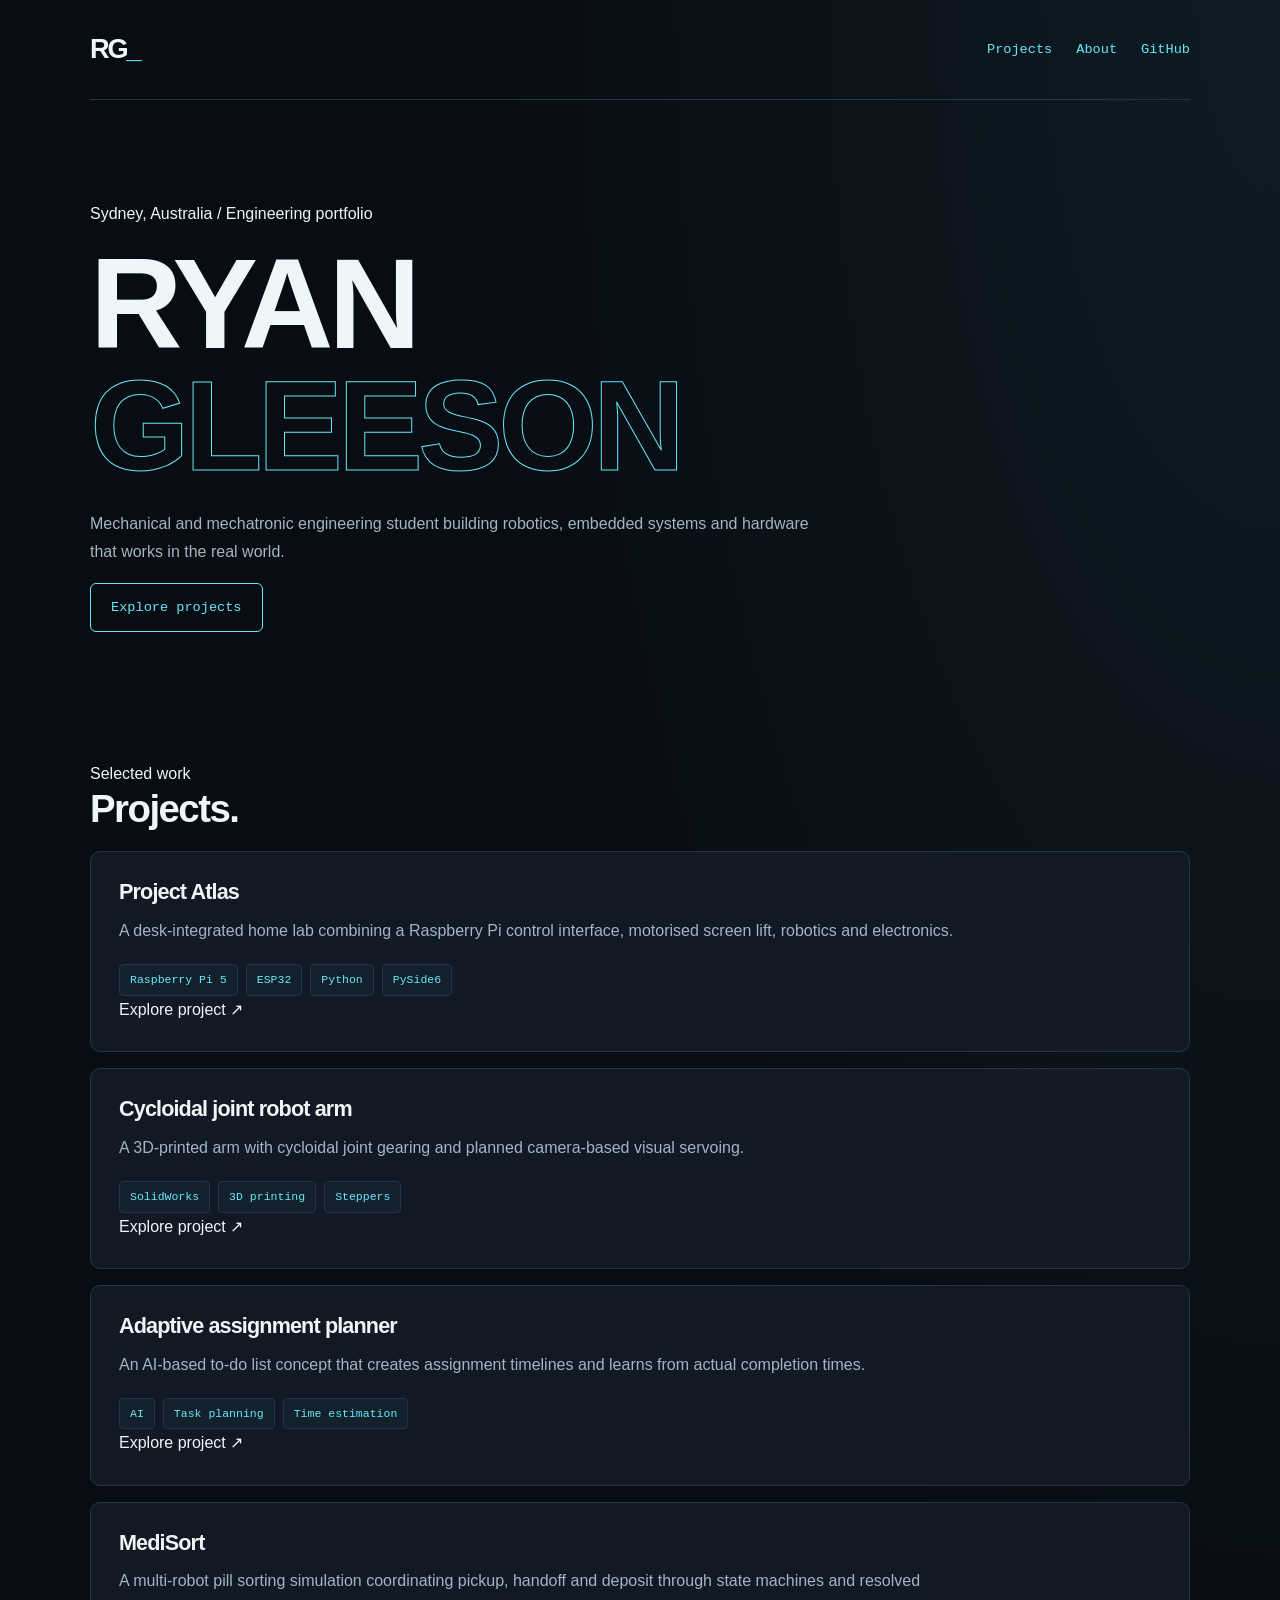
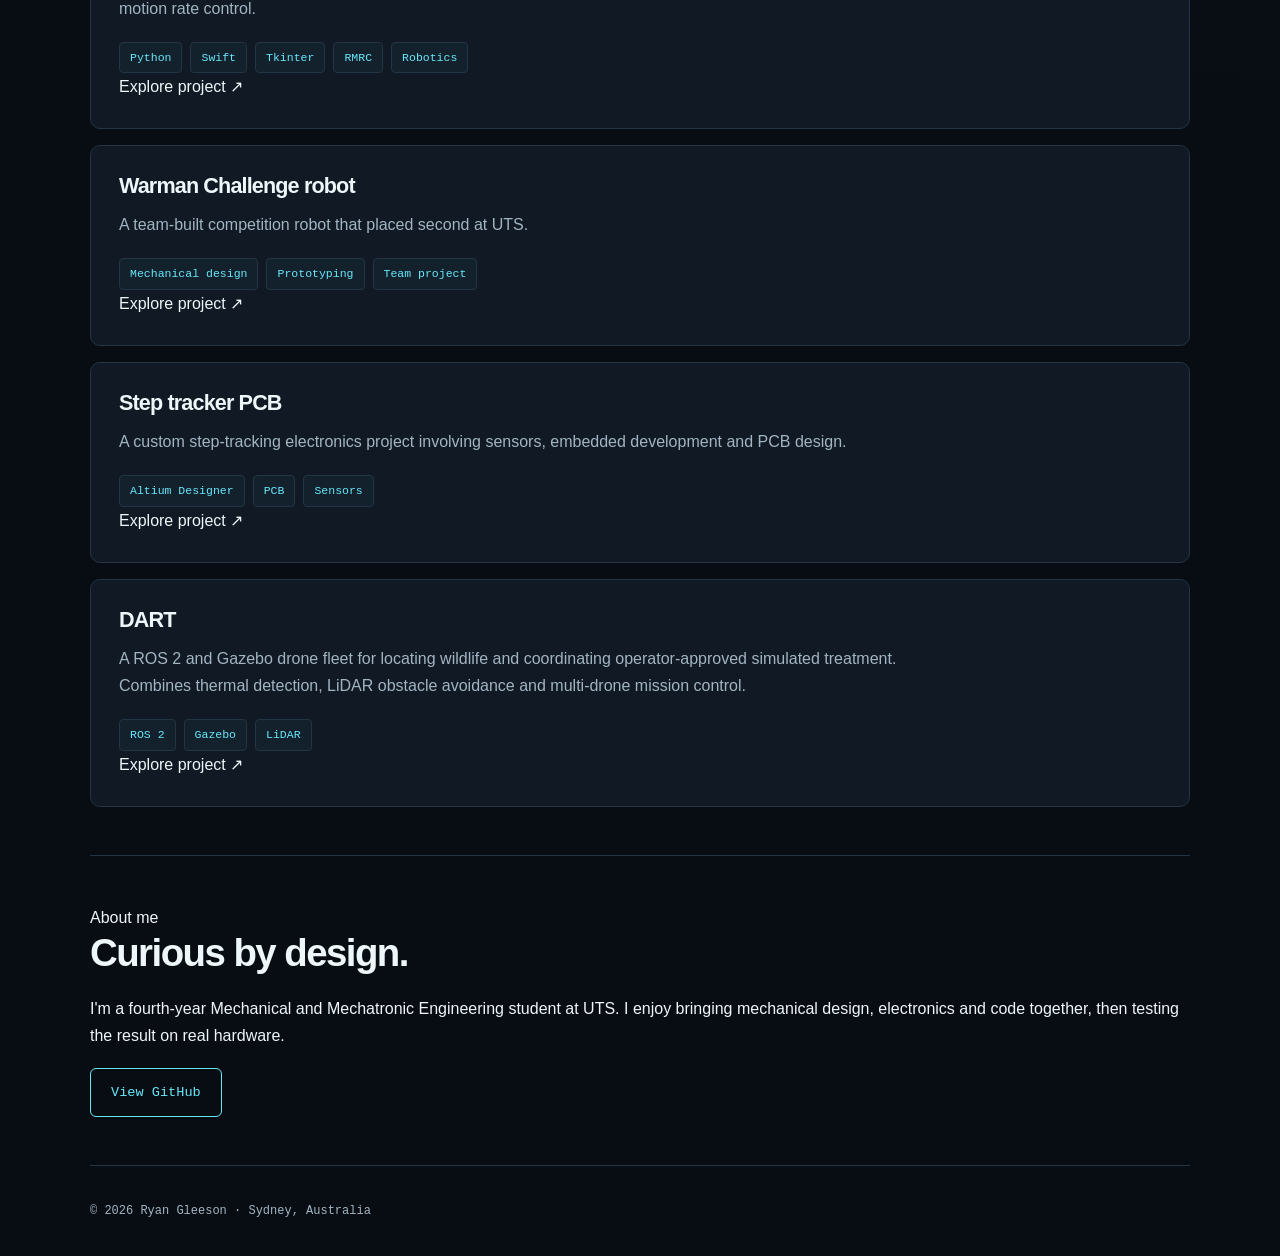
<file: index.html>
<!DOCTYPE html>
<html lang="en">
<head>
  <meta charset="UTF-8">
  <meta name="viewport" content="width=device-width, initial-scale=1.0">
  <meta name="theme-color" content="#080c13">
  <title>Ryan Gleeson | Engineering Portfolio</title>
  <meta
    name="description"
    content="Engineering projects by Ryan Gleeson."
  >
  <link rel="stylesheet" href="style.css">
</head>

<body>
  <!-- ==================== NAVIGATION ==================== -->
  <header class="site-header">
    <nav class="container nav" aria-label="Main navigation">
      <a class="logo" href="index.html">RG<span>_</span></a>

      <div class="nav-links">
        <a href="#projects">Projects</a>
        <a href="#about">About</a>
        <a href="https://github.com/ryan-gleeso">GitHub</a>
      </div>
    </nav>
  </header>

  <main>
    <!-- ==================== INTRO ==================== -->
    <div class="container hero">
      <div class="label">Sydney, Australia / Engineering portfolio</div>

      <h1>
        RYAN<br>
        <span class="outline">GLEESON</span>
      </h1>

      <p>
        Mechanical and mechatronic engineering student building robotics,
        embedded systems and hardware that works in the real world.
      </p>

      <a class="button" href="#projects">Explore projects</a>
    </div>

    <!-- ==================== PROJECT LIST ==================== -->
    <section id="projects">
      <div class="container">
        <div class="label">Selected work</div>
        <h2 class="section-title">Projects<span class="accent">.</span></h2>

        <div class="project-list">

          <!-- PROJECT ATLAS -->
          <a class="project-card" href="projects/atlas.html">
            <h3>Project Atlas</h3>
            <p>
              A desk-integrated home lab combining a Raspberry Pi control
              interface, motorised screen lift, robotics and electronics.
            </p>
            <div class="tags">
              <span class="tag">Raspberry Pi 5</span>
              <span class="tag">ESP32</span>
              <span class="tag">Python</span>
              <span class="tag">PySide6</span>
            </div>
            <span class="card-action">Explore project ↗</span>
          </a>

          <!-- ROBOT ARM -->
          <a class="project-card" href="projects/robot-arm.html">
            <h3>Cycloidal joint robot arm</h3>
            <p>
              A 3D-printed arm with cycloidal joint gearing and planned
              camera-based visual servoing.
            </p>
            <div class="tags">
              <span class="tag">SolidWorks</span>
              <span class="tag">3D printing</span>
              <span class="tag">Steppers</span>
            </div>
            <span class="card-action">Explore project ↗</span>
          </a>

          <!-- ASSIGNMENT PLANNER -->
          <a class="project-card" href="projects/assignment-planner.html">
            <h3>Adaptive assignment planner</h3>
            <p>
              An AI-based to-do list concept that creates assignment
              timelines and learns from actual completion times.
            </p>
            <div class="tags">
              <span class="tag">AI</span>
              <span class="tag">Task planning</span>
              <span class="tag">Time estimation</span>
            </div>
            <span class="card-action">Explore project ↗</span>
          </a>

          <!-- MEDISORT -->
          <a class="project-card" href="projects/medisort.html">
            <h3>MediSort</h3>

            <p>
              A multi-robot pill sorting simulation coordinating pickup, handoff and
              deposit through state machines and resolved motion rate control.
            </p>

            <div class="tags">
              <span class="tag">Python</span>
              <span class="tag">Swift</span>
              <span class="tag">Tkinter</span>
              <span class="tag">RMRC</span>
              <span class="tag">Robotics</span>
            </div>

            <span class="card-action">Explore project ↗</span>
          </a>

          <!-- WARMAN -->
          <a class="project-card" href="projects/warman-project.html">
            <h3>Warman Challenge robot</h3>
            <p>
              A team-built competition robot that placed second at UTS.
            </p>
            <div class="tags">
              <span class="tag">Mechanical design</span>
              <span class="tag">Prototyping</span>
              <span class="tag">Team project</span>
            </div>
            <span class="card-action">Explore project ↗</span>
          </a>

          <!-- STEP TRACKER -->
          <a class="project-card" href="projects/pedometer.html">
            <h3>Step tracker PCB</h3>
            <p>
              A custom step-tracking electronics project involving sensors,
              embedded development and PCB design.
            </p>
            <div class="tags">
              <span class="tag">Altium Designer</span>
              <span class="tag">PCB</span>
              <span class="tag">Sensors</span>
            </div>
            <span class="card-action">Explore project ↗</span>
          </a>

          <!-- DART -->
          <a class="project-card" href="projects/dart.html">
            <h3>DART</h3>
            <p>
              A ROS 2 and Gazebo drone fleet for locating wildlife and coordinating
              operator-approved simulated treatment. Combines thermal detection,
              LiDAR obstacle avoidance and multi-drone mission control.
            </p>
            <div class="tags">
              <span class="tag">ROS 2</span>
              <span class="tag">Gazebo</span>
              <span class="tag">LiDAR</span>
            </div>
            <span class="card-action">Explore project ↗</span>
          </a>

        </div>
      </div>
    </section>

    <!-- ==================== ABOUT ==================== -->
    <section id="about">
      <div class="container">
        <div class="label">About me</div>
        <h2 class="section-title">
          Curious by design<span class="accent">.</span>
        </h2>

        <p class="project-intro">
          I'm a fourth-year Mechanical and Mechatronic Engineering student
          at UTS. I enjoy bringing mechanical design, electronics and code
          together, then testing the result on real hardware.
        </p>

        <a
          class="button button-outline"
          href="https://github.com/ryan-gleeso"
          target="_blank"
          rel="noopener noreferrer"
        >
          View GitHub
        </a>
      </div>
    </section>
  </main>

  <footer class="site-footer">
    <div class="container">© 2026 Ryan Gleeson · Sydney, Australia</div>
  </footer>
</body>
</html>
</file>
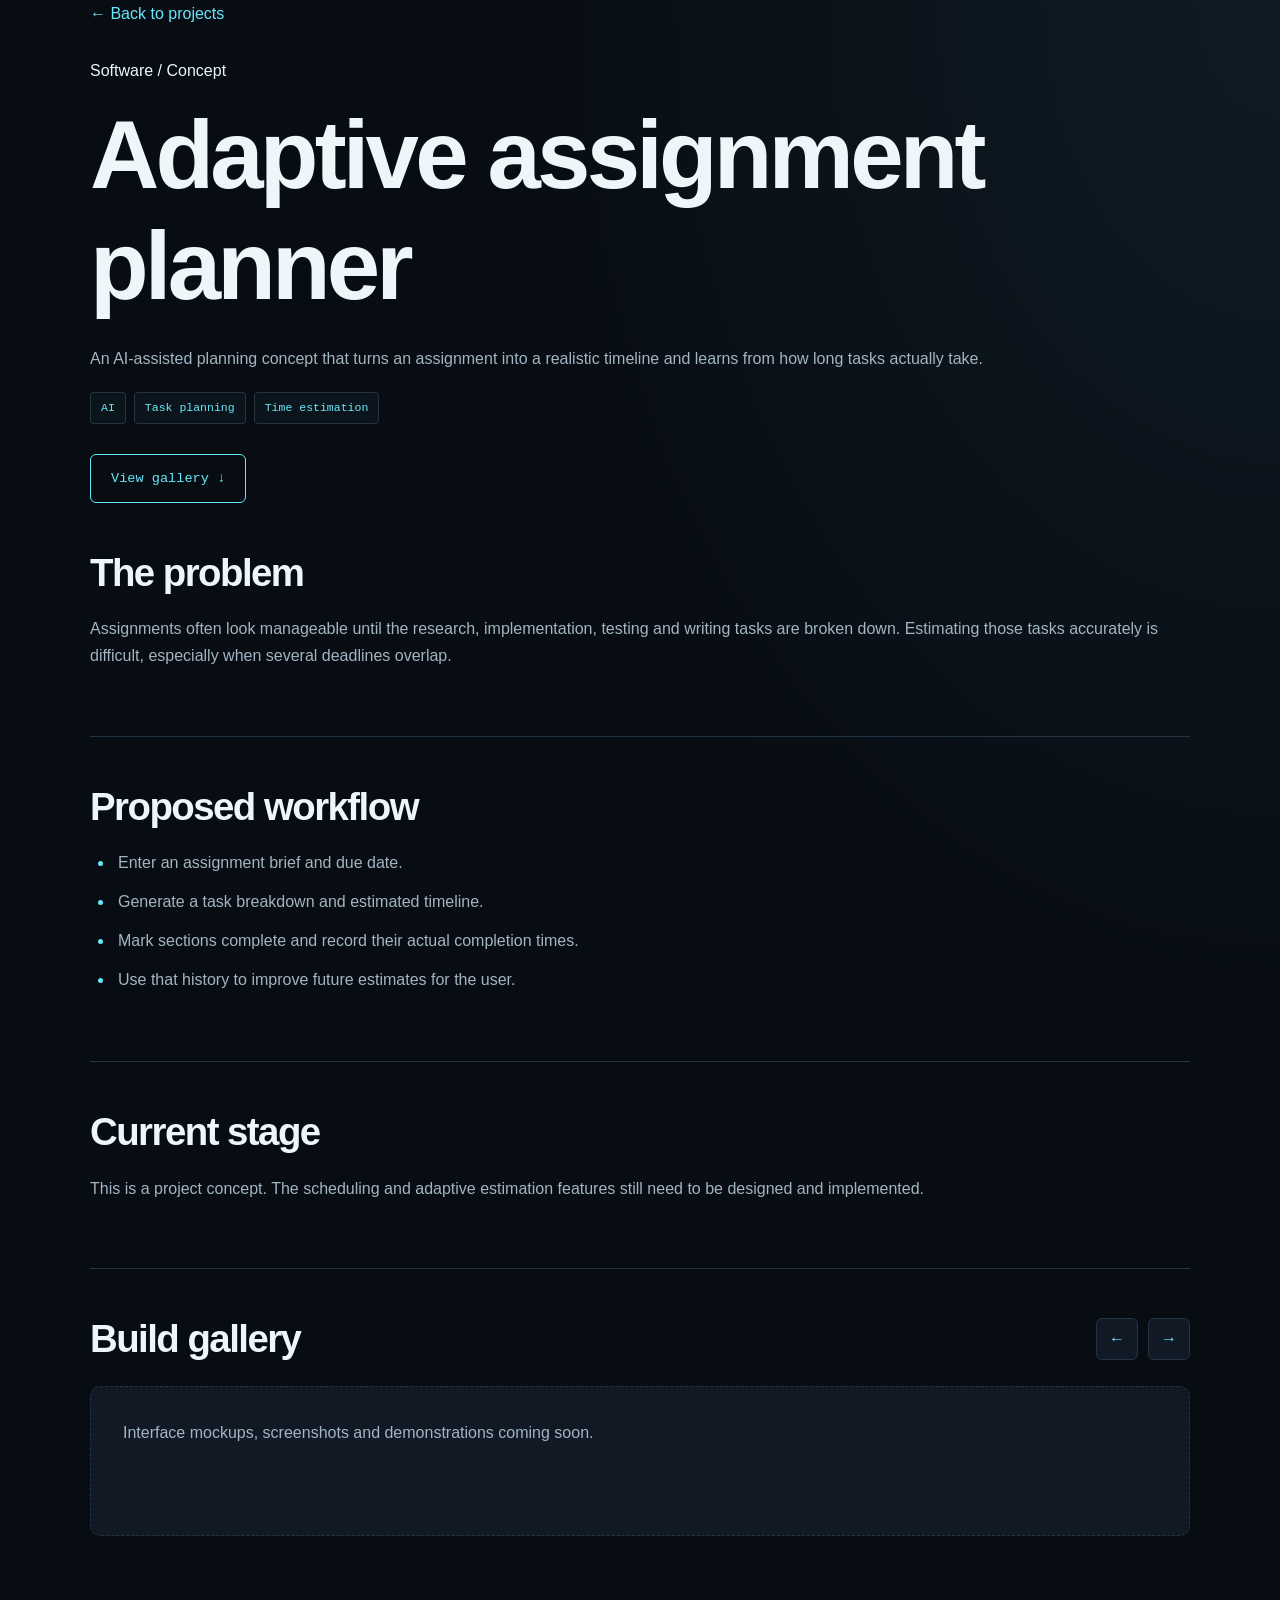
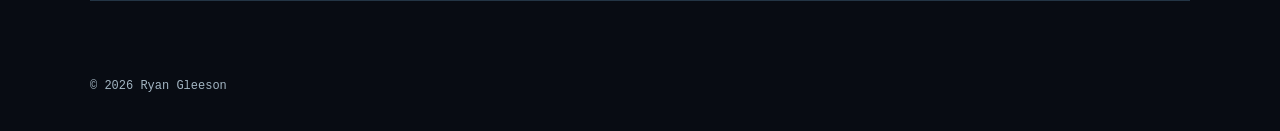
<file: projects/assignment-planner.html>
<!DOCTYPE html>
<html lang="en">
<head>
  <!-- ==================== PAGE SETTINGS ==================== -->
  <meta charset="UTF-8">
  <meta name="viewport" content="width=device-width, initial-scale=1.0">

  <title>Adaptive Assignment Planner | Ryan Gleeson</title>

  <link rel="stylesheet" href="../style.css">
</head>

<body>
  <!-- ==================== NAVIGATION ==================== -->
  <header class="site-header">
    <div class="container">
      <a class="back-link" href="../index.html#projects">
        ← Back to projects
      </a>
    </div>
  </header>

  <main class="container project-page">
    <!-- ==================== PROJECT INTRODUCTION ==================== -->
    <div class="label">Software / Concept</div>

    <h1>Adaptive assignment planner</h1>

    <p class="project-intro">
      An AI-assisted planning concept that turns an assignment into a
      realistic timeline and learns from how long tasks actually take.
    </p>

    <div class="tags">
      <span class="tag">AI</span>
      <span class="tag">Task planning</span>
      <span class="tag">Time estimation</span>
    </div>

    <!-- ==================== GALLERY SHORTCUT ==================== -->
    <div class="hero-actions">
      <a class="button" href="#project-gallery">
        View gallery ↓
      </a>
    </div>

    <!-- ==================== THE PROBLEM ==================== -->
    <section>
      <h2>The problem</h2>

      <p>
        Assignments often look manageable until the research,
        implementation, testing and writing tasks are broken down.
        Estimating those tasks accurately is difficult, especially
        when several deadlines overlap.
      </p>
    </section>

    <!-- ==================== PROPOSED WORKFLOW ==================== -->
    <section>
      <h2>Proposed workflow</h2>

      <ul>
        <li>Enter an assignment brief and due date.</li>

        <li>
          Generate a task breakdown and estimated timeline.
        </li>

        <li>
          Mark sections complete and record their actual
          completion times.
        </li>

        <li>
          Use that history to improve future estimates
          for the user.
        </li>
      </ul>
    </section>

    <!-- ==================== CURRENT STAGE ==================== -->
    <section>
      <h2>Current stage</h2>

      <p>
        This is a project concept. The scheduling and adaptive
        estimation features still need to be designed and implemented.
      </p>
    </section>

    <!-- ==================== PROJECT GALLERY ==================== -->
    <section>
      <div class="gallery-heading">
        <h2>Build gallery</h2>

        <div class="gallery-controls">
          <button
            type="button"
            aria-label="Scroll gallery left"
            onclick="document.getElementById('project-gallery').scrollBy({
              left: -500,
              behavior: 'smooth'
            })"
          >
            ←
          </button>

          <button
            type="button"
            aria-label="Scroll gallery right"
            onclick="document.getElementById('project-gallery').scrollBy({
              left: 500,
              behavior: 'smooth'
            })"
          >
            →
          </button>
        </div>
      </div>

      <div
        class="gallery-track"
        id="project-gallery"
        tabindex="0"
        role="region"
        aria-label="Assignment planner gallery"
      >
        <div class="gallery-empty">
          Interface mockups, screenshots and demonstrations coming soon.
        </div>

        <!--
          PHOTO EXAMPLE — uncomment after adding the image:

          <figure class="gallery-item">
            <img
              src="../images/assignment-planner-interface.png"
              alt="Adaptive assignment planner interface concept"
              loading="lazy"
            >
            <figcaption>
              Assignment planner interface concept
            </figcaption>
          </figure>
        -->

        <!--
          VIDEO EXAMPLE — uncomment after adding the video:

          <figure class="gallery-item">
            <video controls playsinline preload="metadata">
              <source
                src="../videos/Assignment_Planner_Demo.mp4"
                type="video/mp4"
              >
              Your browser does not support this video.
            </video>

            <figcaption>
              Assignment planner demonstration
            </figcaption>
          </figure>
        -->
      </div>
    </section>
  </main>

  <!-- ==================== FOOTER ==================== -->
  <footer class="site-footer">
    <div class="container">© 2026 Ryan Gleeson</div>
  </footer>
</body>
</html>
</file>
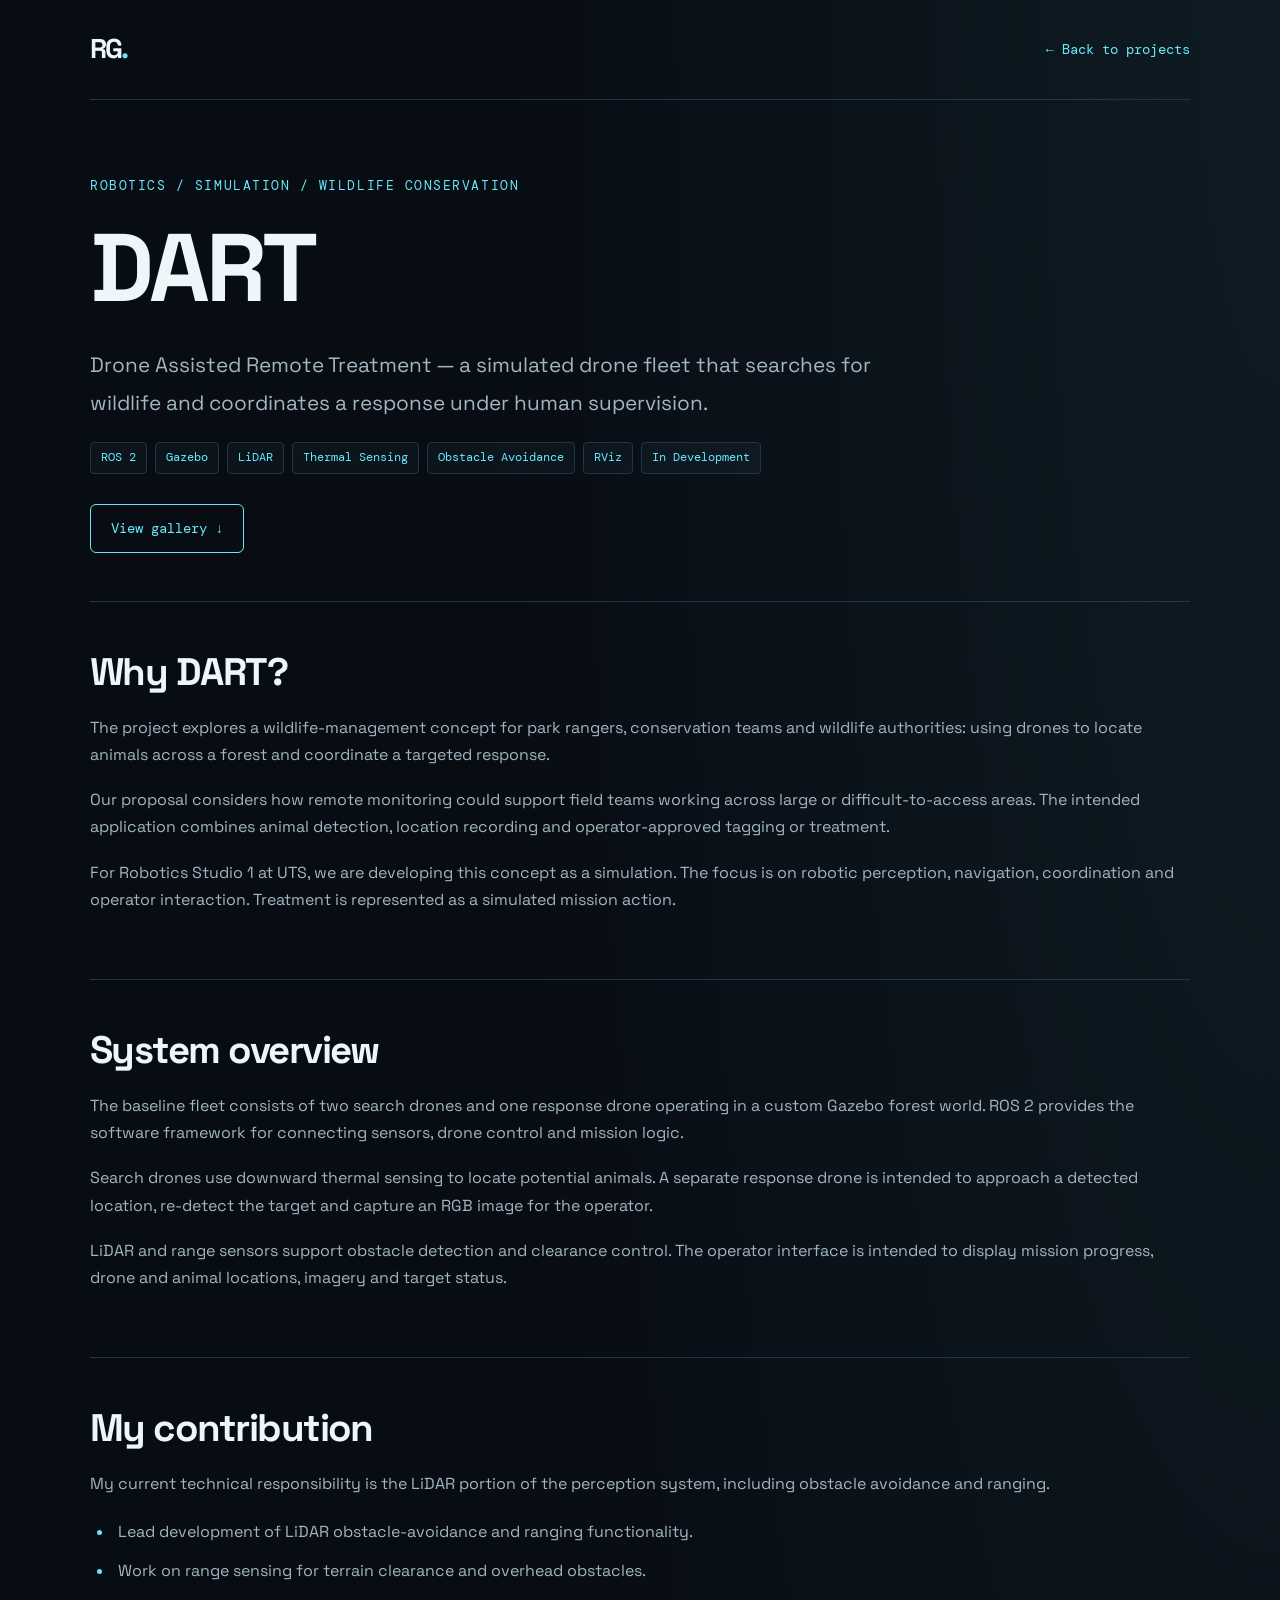
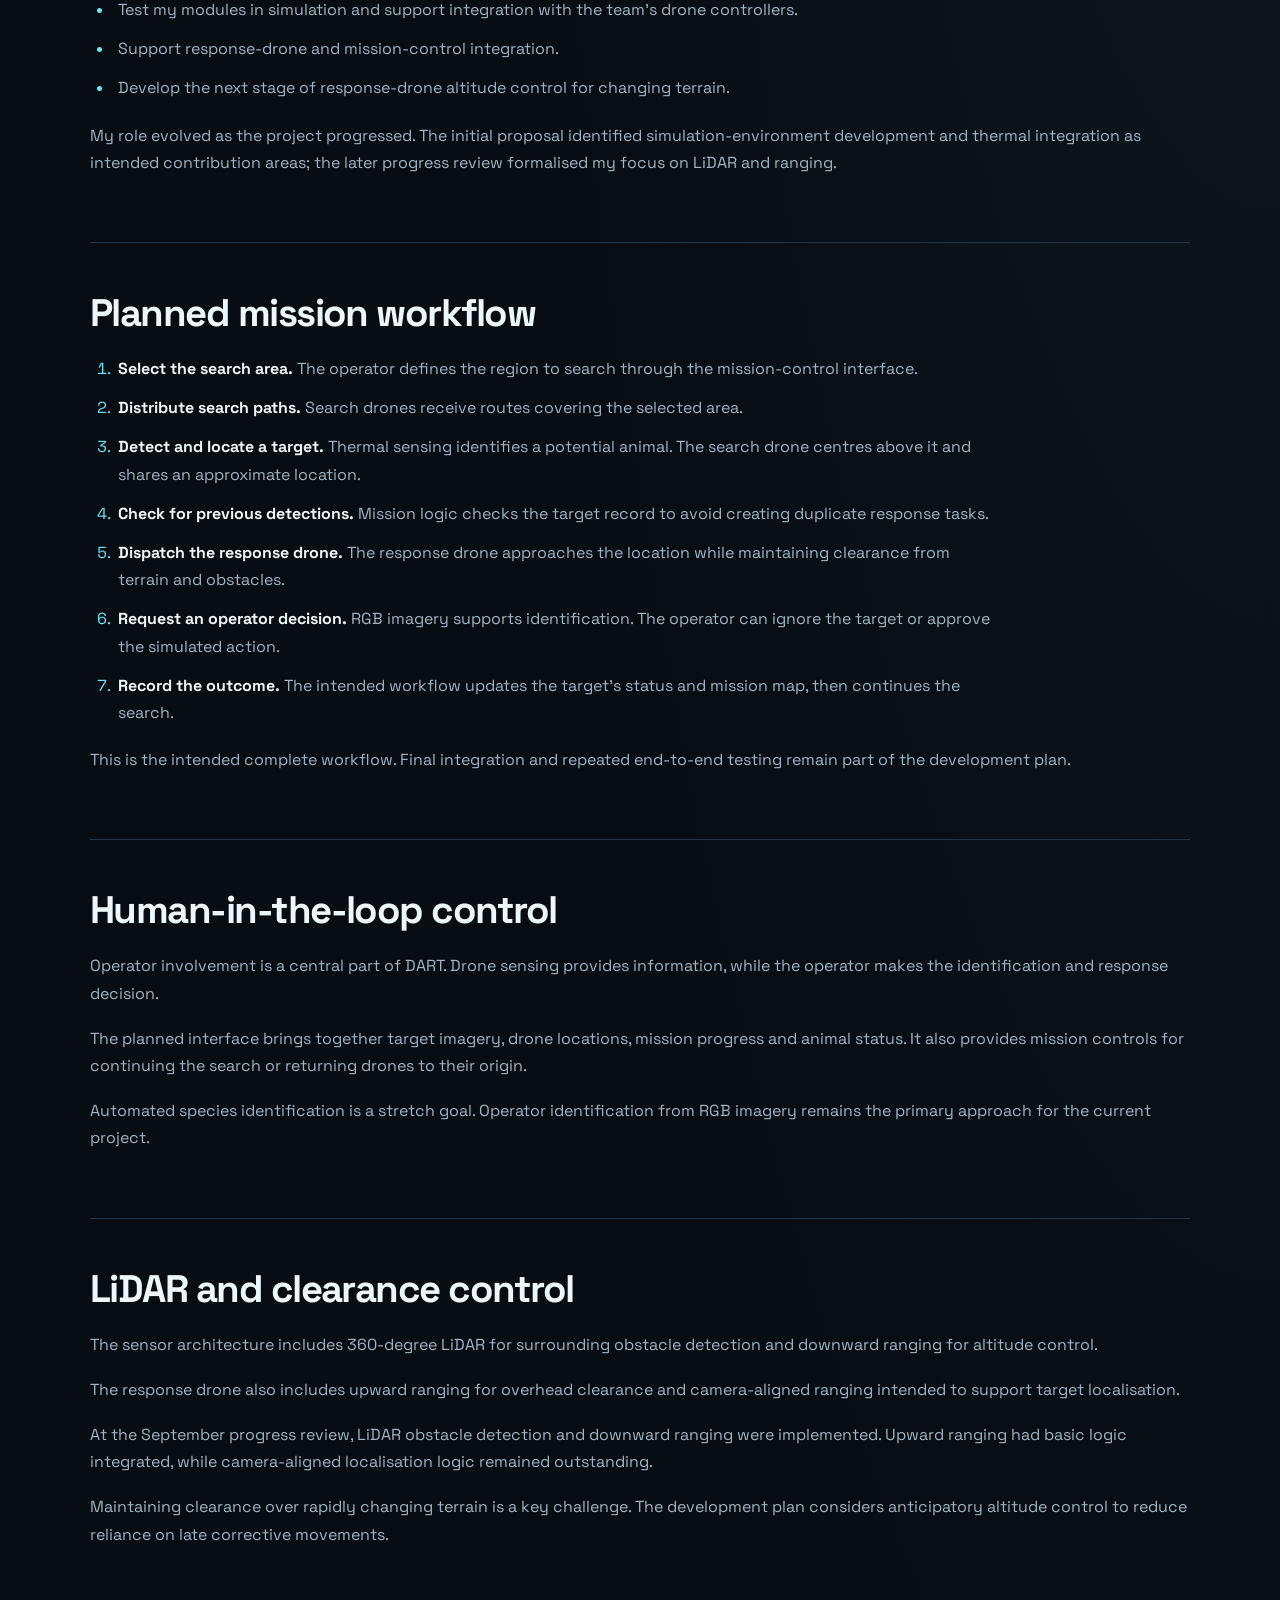
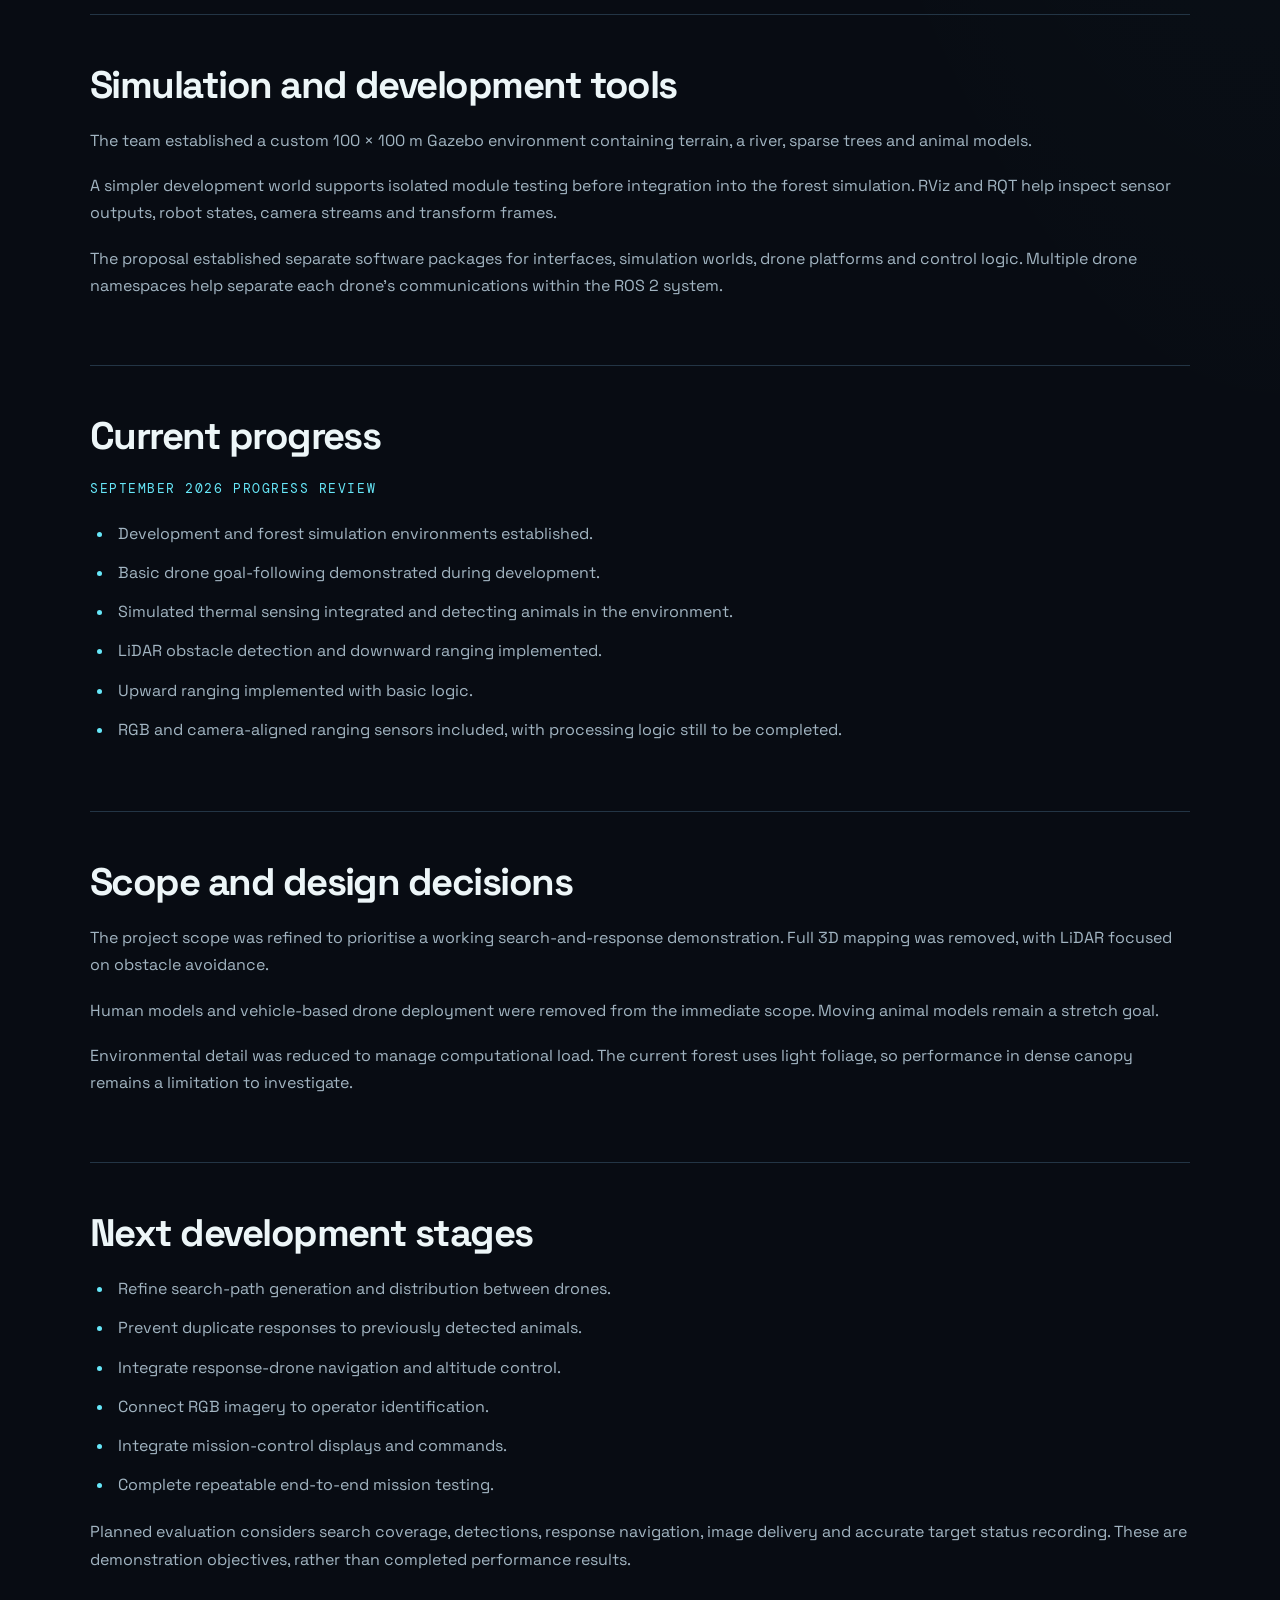
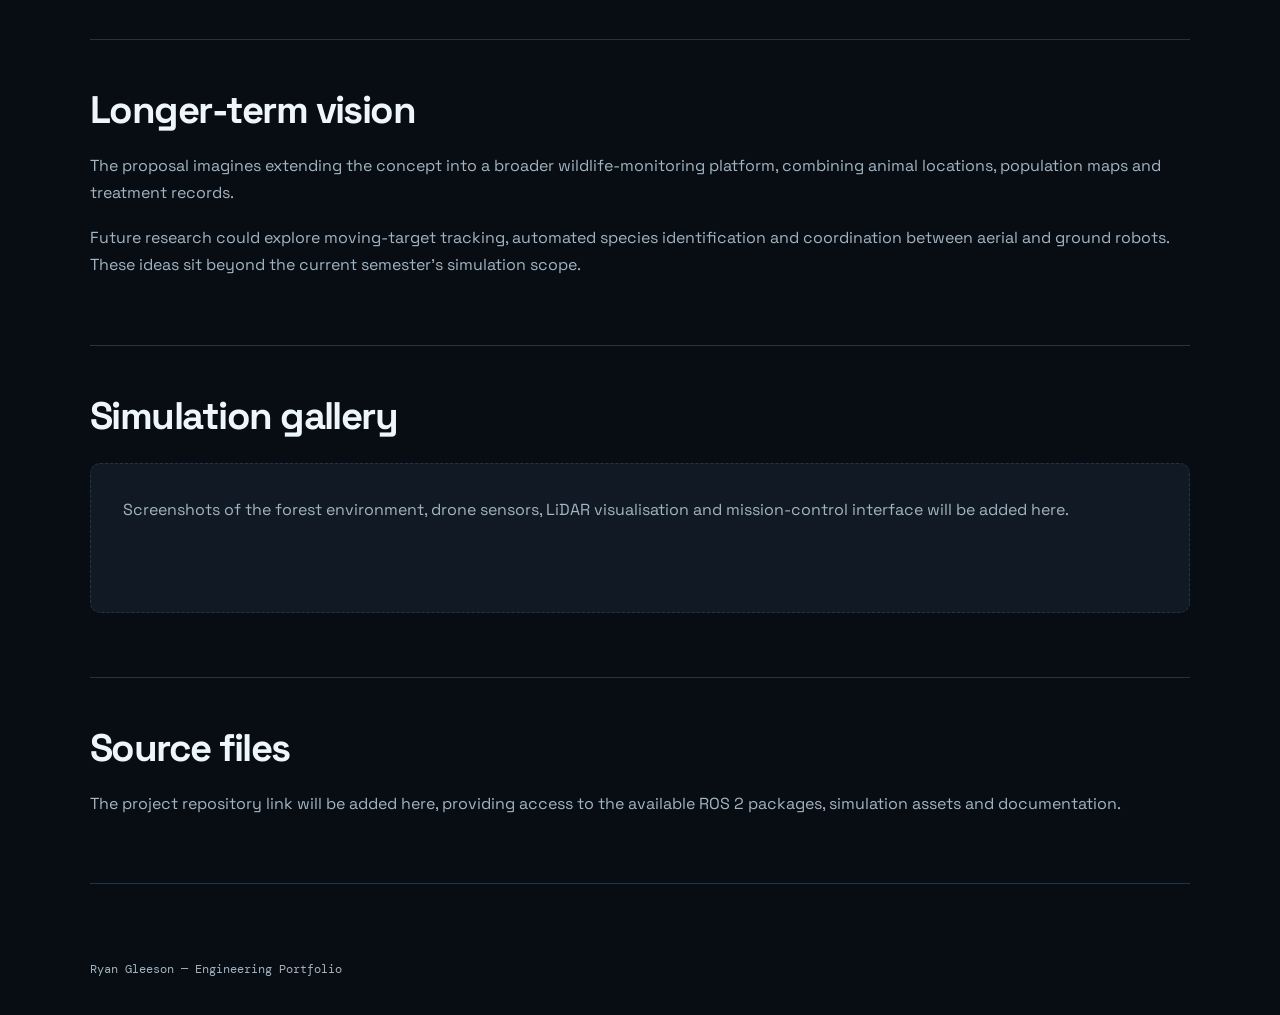
<file: projects/dart.html>
<!DOCTYPE html>
<html lang="en">
<head>
  <!-- ==================== PAGE SETTINGS ==================== -->
  <meta charset="UTF-8">
  <meta name="viewport" content="width=device-width, initial-scale=1.0">

  <title>DART | Ryan Gleeson</title>

  <meta
    name="description"
    content="Drone Assisted Remote Treatment: a ROS 2 and Gazebo
    wildlife search-and-response simulation combining drone
    coordination, thermal sensing, LiDAR and operator approval."
  >

  <!-- ==================== FONTS AND STYLES ==================== -->
  <link rel="preconnect" href="https://fonts.googleapis.com">
  <link rel="preconnect" href="https://fonts.gstatic.com" crossorigin>

  <link
    href="https://fonts.googleapis.com/css2?family=DM+Mono:wght@400;500&family=Space+Grotesk:wght@400;500;600;700&display=swap"
    rel="stylesheet"
  >

  <link rel="stylesheet" href="../style.css">
</head>

<body>
  <!-- ==================== NAVIGATION ==================== -->
  <header>
    <nav>
      <a class="logo" href="../index.html">
        RG<span>.</span>
      </a>

      <a href="../index.html#projects">
        ← Back to projects
      </a>
    </nav>
  </header>

  <main class="project-page">
    <!-- ==================== PROJECT INTRODUCTION ==================== -->
    <section>
      <p class="eyebrow">
        Robotics / Simulation / Wildlife conservation
      </p>

      <h1>DART</h1>

      <p class="lead">
        Drone Assisted Remote Treatment — a simulated drone fleet
        that searches for wildlife and coordinates a response
        under human supervision.
      </p>

      <div class="tags">
        <span>ROS 2</span>
        <span>Gazebo</span>
        <span>LiDAR</span>
        <span>Thermal Sensing</span>
        <span>Obstacle Avoidance</span>
        <span>RViz</span>
        <span>In Development</span>
      </div>

      <!-- ==================== GALLERY SHORTCUT ==================== -->
      <div class="hero-actions">
        <a class="button" href="#project-gallery">
          View gallery ↓
        </a>
      </div>
    </section>

    <!-- ==================== PROJECT PURPOSE ==================== -->
    <section>
      <h2>Why DART?</h2>

      <p>
        The project explores a wildlife-management concept for
        park rangers, conservation teams and wildlife authorities:
        using drones to locate animals across a forest and
        coordinate a targeted response.
      </p>

      <p>
        Our proposal considers how remote monitoring could support
        field teams working across large or difficult-to-access
        areas. The intended application combines animal detection,
        location recording and operator-approved tagging or
        treatment.
      </p>

      <p>
        For Robotics Studio 1 at UTS, we are developing this concept
        as a simulation. The focus is on robotic perception,
        navigation, coordination and operator interaction.
        Treatment is represented as a simulated mission action.
      </p>
    </section>

    <!-- ==================== SYSTEM OVERVIEW ==================== -->
    <section>
      <h2>System overview</h2>

      <p>
        The baseline fleet consists of two search drones and one
        response drone operating in a custom Gazebo forest world.
        ROS 2 provides the software framework for connecting
        sensors, drone control and mission logic.
      </p>

      <p>
        Search drones use downward thermal sensing to locate
        potential animals. A separate response drone is intended
        to approach a detected location, re-detect the target
        and capture an RGB image for the operator.
      </p>

      <p>
        LiDAR and range sensors support obstacle detection
        and clearance control. The operator interface is intended
        to display mission progress, drone and animal locations,
        imagery and target status.
      </p>
    </section>

    <!-- ==================== MY CONTRIBUTION ==================== -->
    <section>
      <h2>My contribution</h2>

      <p>
        My current technical responsibility is the LiDAR portion
        of the perception system, including obstacle avoidance
        and ranging.
      </p>

      <ul>
        <li>
          Lead development of LiDAR obstacle-avoidance
          and ranging functionality.
        </li>

        <li>
          Work on range sensing for terrain clearance
          and overhead obstacles.
        </li>

        <li>
          Test my modules in simulation and support integration
          with the team's drone controllers.
        </li>

        <li>
          Support response-drone and mission-control integration.
        </li>

        <li>
          Develop the next stage of response-drone altitude
          control for changing terrain.
        </li>
      </ul>

      <p>
        My role evolved as the project progressed. The initial
        proposal identified simulation-environment development
        and thermal integration as intended contribution areas;
        the later progress review formalised my focus on LiDAR
        and ranging.
      </p>
    </section>

    <!-- ==================== PLANNED MISSION WORKFLOW ==================== -->
    <section>
      <h2>Planned mission workflow</h2>

      <ol>
        <li>
          <strong>Select the search area.</strong>
          The operator defines the region to search through
          the mission-control interface.
        </li>

        <li>
          <strong>Distribute search paths.</strong>
          Search drones receive routes covering the selected area.
        </li>

        <li>
          <strong>Detect and locate a target.</strong>
          Thermal sensing identifies a potential animal.
          The search drone centres above it and shares an
          approximate location.
        </li>

        <li>
          <strong>Check for previous detections.</strong>
          Mission logic checks the target record to avoid
          creating duplicate response tasks.
        </li>

        <li>
          <strong>Dispatch the response drone.</strong>
          The response drone approaches the location while
          maintaining clearance from terrain and obstacles.
        </li>

        <li>
          <strong>Request an operator decision.</strong>
          RGB imagery supports identification. The operator
          can ignore the target or approve the simulated action.
        </li>

        <li>
          <strong>Record the outcome.</strong>
          The intended workflow updates the target's status
          and mission map, then continues the search.
        </li>
      </ol>

      <p>
        This is the intended complete workflow. Final integration
        and repeated end-to-end testing remain part of the
        development plan.
      </p>
    </section>

    <!-- ==================== HUMAN SUPERVISION ==================== -->
    <section>
      <h2>Human-in-the-loop control</h2>

      <p>
        Operator involvement is a central part of DART.
        Drone sensing provides information, while the operator
        makes the identification and response decision.
      </p>

      <p>
        The planned interface brings together target imagery,
        drone locations, mission progress and animal status.
        It also provides mission controls for continuing
        the search or returning drones to their origin.
      </p>

      <p>
        Automated species identification is a stretch goal.
        Operator identification from RGB imagery remains
        the primary approach for the current project.
      </p>
    </section>

    <!-- ==================== LIDAR AND RANGING ==================== -->
    <section>
      <h2>LiDAR and clearance control</h2>

      <p>
        The sensor architecture includes 360-degree LiDAR for
        surrounding obstacle detection and downward ranging
        for altitude control.
      </p>

      <p>
        The response drone also includes upward ranging for
        overhead clearance and camera-aligned ranging intended
        to support target localisation.
      </p>

      <p>
        At the September progress review, LiDAR obstacle detection
        and downward ranging were implemented. Upward ranging
        had basic logic integrated, while camera-aligned
        localisation logic remained outstanding.
      </p>

      <p>
        Maintaining clearance over rapidly changing terrain
        is a key challenge. The development plan considers
        anticipatory altitude control to reduce reliance
        on late corrective movements.
      </p>
    </section>

    <!-- ==================== SIMULATION ==================== -->
    <section>
      <h2>Simulation and development tools</h2>

      <p>
        The team established a custom 100 × 100 m Gazebo
        environment containing terrain, a river, sparse trees
        and animal models.
      </p>

      <p>
        A simpler development world supports isolated module
        testing before integration into the forest simulation.
        RViz and RQT help inspect sensor outputs, robot states,
        camera streams and transform frames.
      </p>

      <p>
        The proposal established separate software packages for
        interfaces, simulation worlds, drone platforms and
        control logic. Multiple drone namespaces help separate
        each drone's communications within the ROS 2 system.
      </p>
    </section>

    <!-- ==================== CURRENT PROGRESS ==================== -->
    <section>
      <h2>Current progress</h2>

      <p class="eyebrow">
        September 2026 progress review
      </p>

      <ul>
        <li>
          Development and forest simulation environments established.
        </li>

        <li>
          Basic drone goal-following demonstrated during development.
        </li>

        <li>
          Simulated thermal sensing integrated and detecting
          animals in the environment.
        </li>

        <li>
          LiDAR obstacle detection and downward ranging implemented.
        </li>

        <li>
          Upward ranging implemented with basic logic.
        </li>

        <li>
          RGB and camera-aligned ranging sensors included,
          with processing logic still to be completed.
        </li>
      </ul>
    </section>

    <!-- ==================== SCOPE AND DESIGN DECISIONS ==================== -->
    <section>
      <h2>Scope and design decisions</h2>

      <p>
        The project scope was refined to prioritise a working
        search-and-response demonstration. Full 3D mapping
        was removed, with LiDAR focused on obstacle avoidance.
      </p>

      <p>
        Human models and vehicle-based drone deployment were
        removed from the immediate scope. Moving animal models
        remain a stretch goal.
      </p>

      <p>
        Environmental detail was reduced to manage computational
        load. The current forest uses light foliage, so performance
        in dense canopy remains a limitation to investigate.
      </p>
    </section>

    <!-- ==================== NEXT DEVELOPMENT STAGES ==================== -->
    <section>
      <h2>Next development stages</h2>

      <ul>
        <li>
          Refine search-path generation and distribution
          between drones.
        </li>

        <li>
          Prevent duplicate responses to previously detected animals.
        </li>

        <li>
          Integrate response-drone navigation and altitude control.
        </li>

        <li>
          Connect RGB imagery to operator identification.
        </li>

        <li>
          Integrate mission-control displays and commands.
        </li>

        <li>
          Complete repeatable end-to-end mission testing.
        </li>
      </ul>

      <p>
        Planned evaluation considers search coverage, detections,
        response navigation, image delivery and accurate target
        status recording. These are demonstration objectives,
        rather than completed performance results.
      </p>
    </section>

    <!-- ==================== LONGER-TERM VISION ==================== -->
    <section>
      <h2>Longer-term vision</h2>

      <p>
        The proposal imagines extending the concept into a broader
        wildlife-monitoring platform, combining animal locations,
        population maps and treatment records.
      </p>

      <p>
        Future research could explore moving-target tracking,
        automated species identification and coordination between
        aerial and ground robots. These ideas sit beyond the
        current semester's simulation scope.
      </p>
    </section>

    <!-- ==================== PROJECT GALLERY ==================== -->
    <section id="project-gallery">
      <div class="gallery-heading">
        <h2>Simulation gallery</h2>
      </div>

      <div class="gallery-track">
        <div class="gallery-empty">
          Screenshots of the forest environment, drone sensors,
          LiDAR visualisation and mission-control interface
          will be added here.
        </div>
      </div>
    </section>

    <!-- ==================== OPTIONAL DEMO VIDEO ==================== -->
    <!--
      When your video is ready:
      1. Place DART_Demo.mp4 in the main videos folder.
      2. Remove the comment markers around this section.

    <section id="project-demo">
      <h2>Simulation demonstration</h2>

      <video class="demo-video" controls playsinline preload="metadata">
        <source
          src="../videos/DART_Demo.mp4"
          type="video/mp4"
        >
        Your browser does not support this video.
      </video>

      <p class="video-description">
        Development footage from the DART simulation.
        The demonstrated functionality reflects the project
        stage at the time of recording.
      </p>
    </section>
    -->

    <!-- ==================== SOURCE FILES ==================== -->
    <section>
      <h2>Source files</h2>

      <p>
        The project repository link will be added here,
        providing access to the available ROS 2 packages,
        simulation assets and documentation.
      </p>

      <!--
        Add your actual repository URL, then remove the
        comment markers around this link.

        <a
          class="button"
          href="PASTE_YOUR_REPOSITORY_URL_HERE"
          target="_blank"
          rel="noopener noreferrer"
        >
          View project repository ↗
        </a>
      -->
    </section>
  </main>

  <!-- ==================== FOOTER ==================== -->
  <footer>
    <p>Ryan Gleeson — Engineering Portfolio</p>
  </footer>
</body>
</html>
</file>
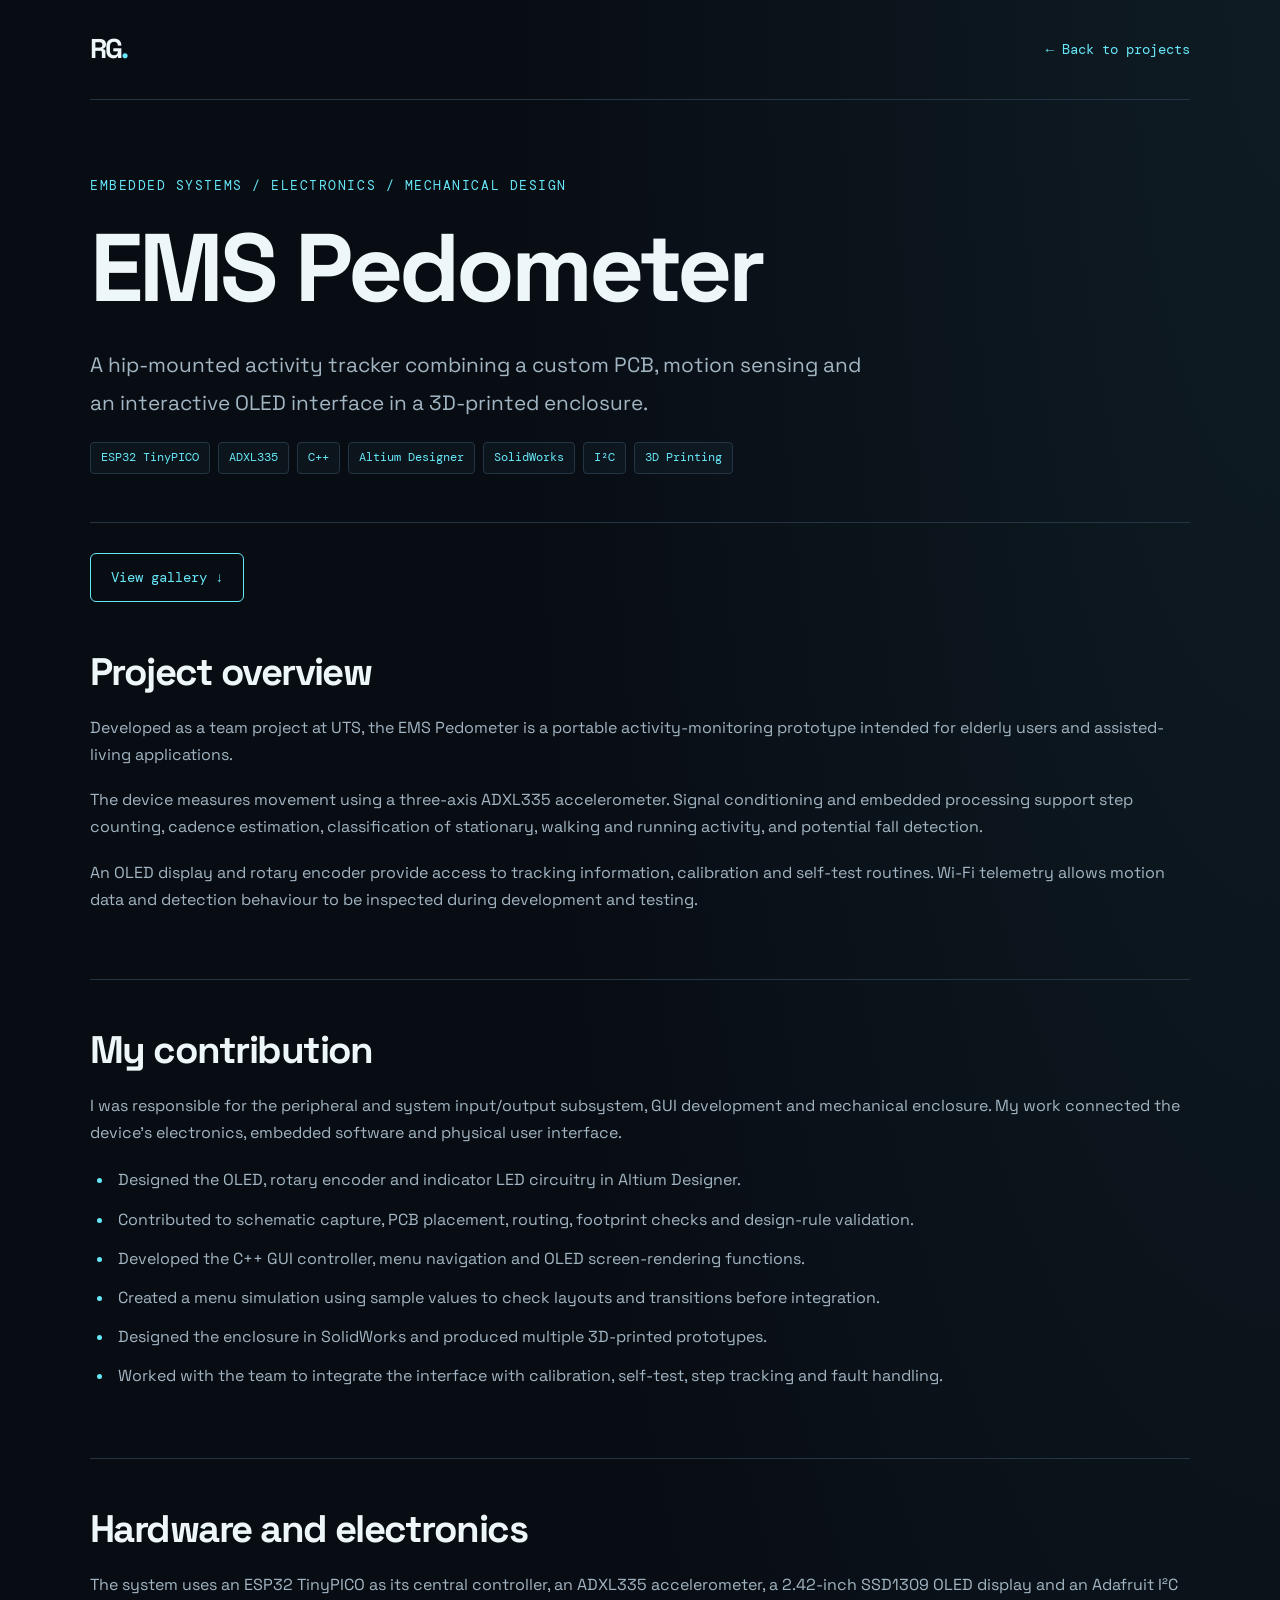
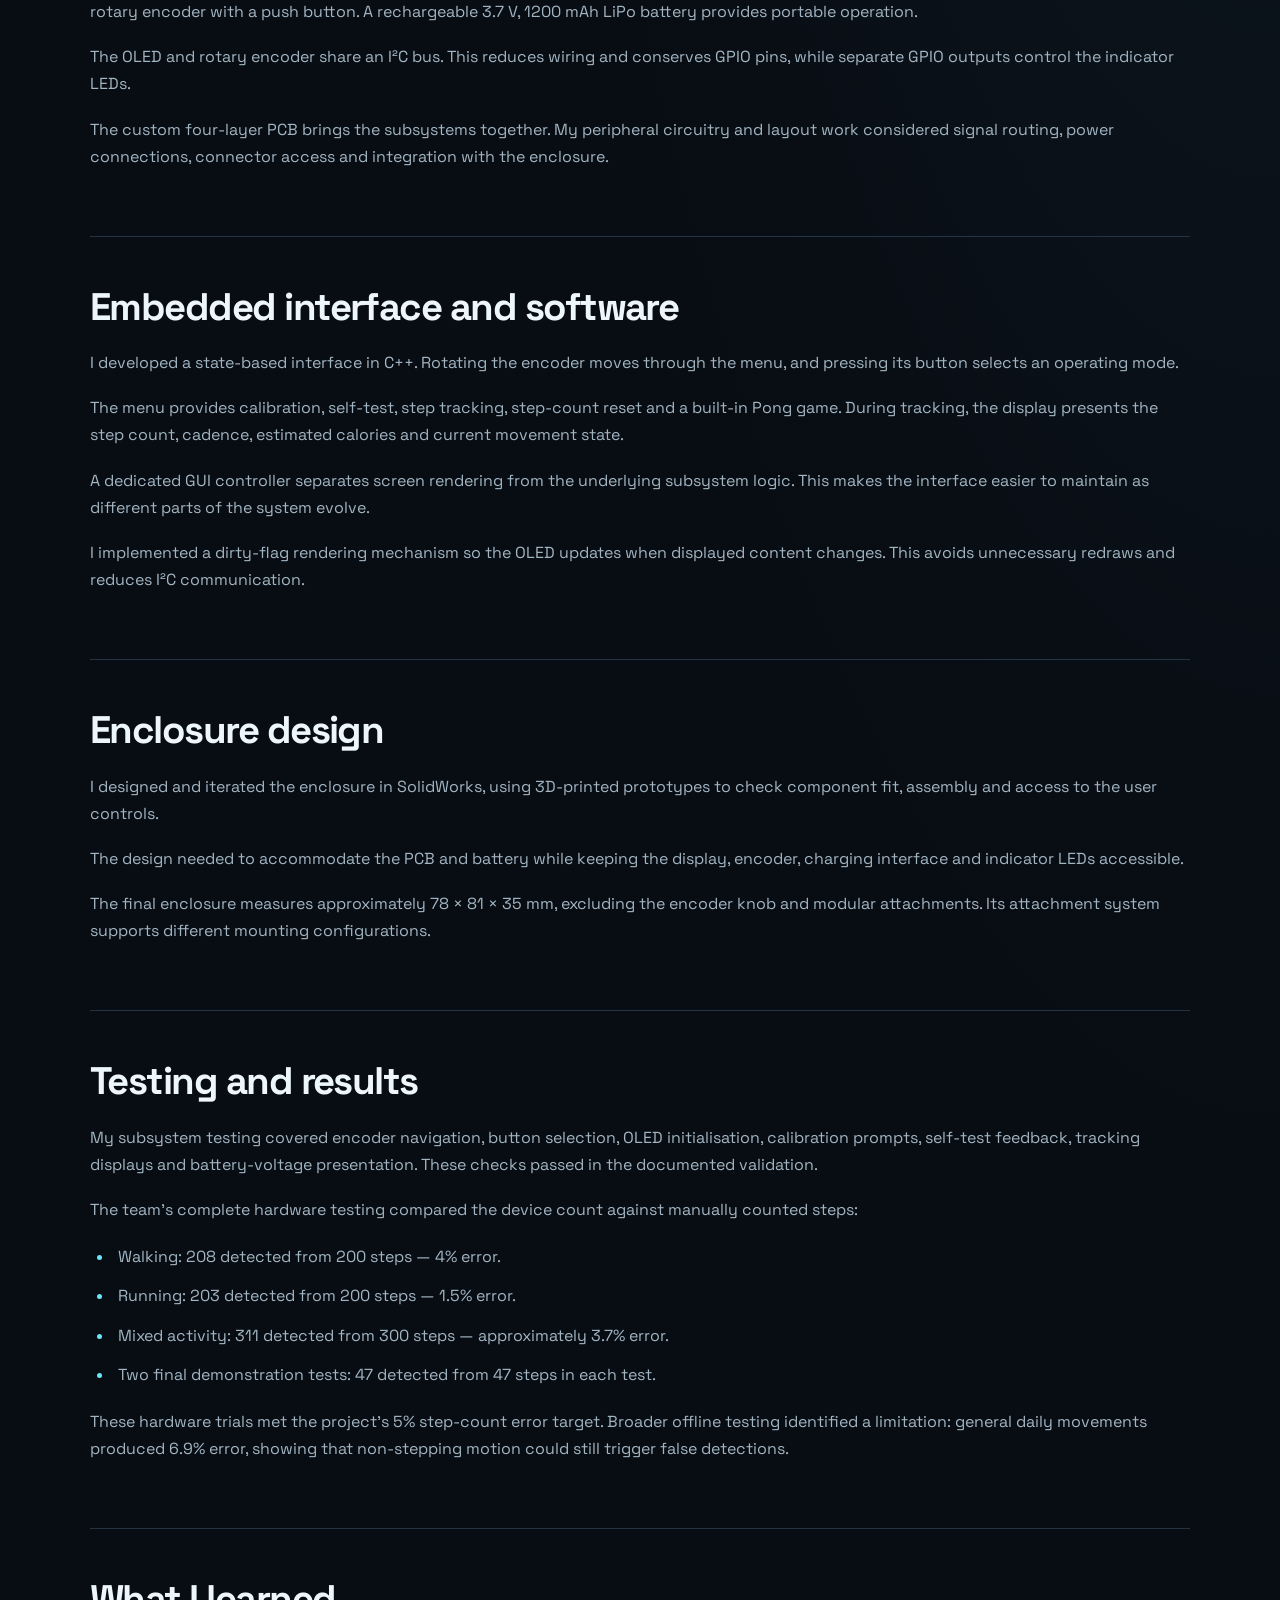
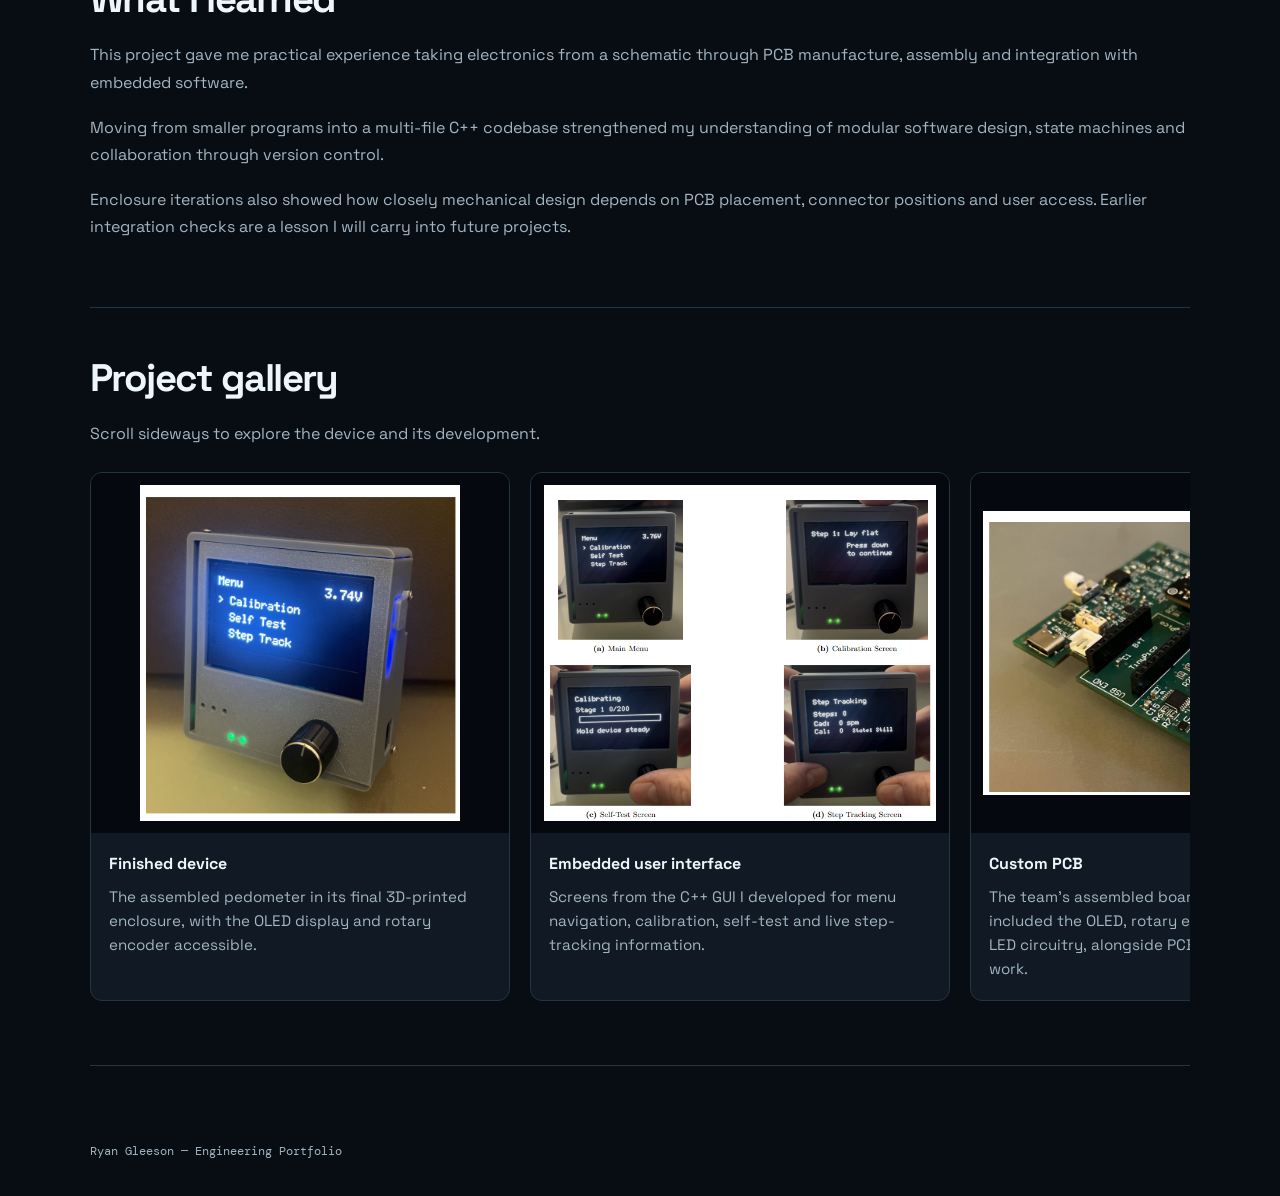
<file: projects/pedometer.html>
<!DOCTYPE html>
<html lang="en">
<head>
  <!-- ==================== PAGE SETTINGS ==================== -->
  <meta charset="UTF-8">
  <meta name="viewport" content="width=device-width, initial-scale=1.0">

  <title>EMS Pedometer | Ryan Gleeson</title>

  <meta
    name="description"
    content="An ESP32-based pedometer with a custom PCB, OLED interface,
    rotary encoder and 3D-printed enclosure. Explore Ryan Gleeson's
    electronics, embedded software and mechanical design contributions."
  >

  <!-- ==================== FONTS AND STYLES ==================== -->
  <link rel="preconnect" href="https://fonts.googleapis.com">
  <link rel="preconnect" href="https://fonts.gstatic.com" crossorigin>

  <link
    href="https://fonts.googleapis.com/css2?family=DM+Mono:wght@400;500&family=Space+Grotesk:wght@400;500;600;700&display=swap"
    rel="stylesheet"
  >

  <link rel="stylesheet" href="../style.css">
</head>

<body>
  <!-- ==================== NAVIGATION ==================== -->
  <header>
    <nav>
      <a class="logo" href="../index.html">
        RG<span>.</span>
      </a>

      <a href="../index.html#projects">
        ← Back to projects
      </a>
    </nav>
  </header>

  <main class="project-page">
    <!-- ==================== PROJECT INTRODUCTION ==================== -->
    <section>
      <p class="eyebrow">
        Embedded systems / Electronics / Mechanical design
      </p>

      <h1>EMS Pedometer</h1>

      <p class="lead">
        A hip-mounted activity tracker combining a custom PCB,
        motion sensing and an interactive OLED interface in a
        3D-printed enclosure.
      </p>

      <div class="tags">
        <span>ESP32 TinyPICO</span>
        <span>ADXL335</span>
        <span>C++</span>
        <span>Altium Designer</span>
        <span>SolidWorks</span>
        <span>I²C</span>
        <span>3D Printing</span>
      </div>
    </section>

    <!-- ==================== GALLERY SHORTCUT ==================== -->
    <div class="hero-actions">
      <a class="button" href="#project-gallery">
        View gallery ↓
      </a>
    </div>

    <!-- ==================== PROJECT OVERVIEW ==================== -->
    <section>
      <h2>Project overview</h2>

      <p>
        Developed as a team project at UTS, the EMS Pedometer is
        a portable activity-monitoring prototype intended for
        elderly users and assisted-living applications.
      </p>

      <p>
        The device measures movement using a three-axis ADXL335
        accelerometer. Signal conditioning and embedded processing
        support step counting, cadence estimation, classification
        of stationary, walking and running activity, and potential
        fall detection.
      </p>

      <p>
        An OLED display and rotary encoder provide access to
        tracking information, calibration and self-test routines.
        Wi-Fi telemetry allows motion data and detection behaviour
        to be inspected during development and testing.
      </p>
    </section>

    <!-- ==================== MY CONTRIBUTION ==================== -->
    <section>
      <h2>My contribution</h2>

      <p>
        I was responsible for the peripheral and system input/output
        subsystem, GUI development and mechanical enclosure.
        My work connected the device's electronics, embedded
        software and physical user interface.
      </p>

      <ul>
        <li>
          Designed the OLED, rotary encoder and indicator LED
          circuitry in Altium Designer.
        </li>

        <li>
          Contributed to schematic capture, PCB placement,
          routing, footprint checks and design-rule validation.
        </li>

        <li>
          Developed the C++ GUI controller, menu navigation
          and OLED screen-rendering functions.
        </li>

        <li>
          Created a menu simulation using sample values to
          check layouts and transitions before integration.
        </li>

        <li>
          Designed the enclosure in SolidWorks and produced
          multiple 3D-printed prototypes.
        </li>

        <li>
          Worked with the team to integrate the interface with
          calibration, self-test, step tracking and fault handling.
        </li>
      </ul>
    </section>

    <!-- ==================== HARDWARE ==================== -->
    <section>
      <h2>Hardware and electronics</h2>

      <p>
        The system uses an ESP32 TinyPICO as its central controller,
        an ADXL335 accelerometer, a 2.42-inch SSD1309 OLED display
        and an Adafruit I²C rotary encoder with a push button.
        A rechargeable 3.7 V, 1200 mAh LiPo battery provides
        portable operation.
      </p>

      <p>
        The OLED and rotary encoder share an I²C bus. This reduces
        wiring and conserves GPIO pins, while separate GPIO
        outputs control the indicator LEDs.
      </p>

      <p>
        The custom four-layer PCB brings the subsystems together.
        My peripheral circuitry and layout work considered signal
        routing, power connections, connector access and integration
        with the enclosure.
      </p>
    </section>

    <!-- ==================== EMBEDDED SOFTWARE ==================== -->
    <section>
      <h2>Embedded interface and software</h2>

      <p>
        I developed a state-based interface in C++. Rotating the
        encoder moves through the menu, and pressing its button
        selects an operating mode.
      </p>

      <p>
        The menu provides calibration, self-test, step tracking,
        step-count reset and a built-in Pong game. During tracking,
        the display presents the step count, cadence, estimated
        calories and current movement state.
      </p>

      <p>
        A dedicated GUI controller separates screen rendering from
        the underlying subsystem logic. This makes the interface
        easier to maintain as different parts of the system evolve.
      </p>

      <p>
        I implemented a dirty-flag rendering mechanism so the OLED
        updates when displayed content changes. This avoids
        unnecessary redraws and reduces I²C communication.
      </p>
    </section>

    <!-- ==================== MECHANICAL DESIGN ==================== -->
    <section>
      <h2>Enclosure design</h2>

      <p>
        I designed and iterated the enclosure in SolidWorks,
        using 3D-printed prototypes to check component fit,
        assembly and access to the user controls.
      </p>

      <p>
        The design needed to accommodate the PCB and battery
        while keeping the display, encoder, charging interface
        and indicator LEDs accessible.
      </p>

      <p>
        The final enclosure measures approximately
        78 × 81 × 35 mm, excluding the encoder knob and modular
        attachments. Its attachment system supports different
        mounting configurations.
      </p>
    </section>

    <!-- ==================== TESTING AND RESULTS ==================== -->
    <section>
      <h2>Testing and results</h2>

      <p>
        My subsystem testing covered encoder navigation,
        button selection, OLED initialisation, calibration prompts,
        self-test feedback, tracking displays and battery-voltage
        presentation. These checks passed in the documented
        validation.
      </p>

      <p>
        The team's complete hardware testing compared the device
        count against manually counted steps:
      </p>

      <ul>
        <li>
          Walking: 208 detected from 200 steps — 4% error.
        </li>

        <li>
          Running: 203 detected from 200 steps — 1.5% error.
        </li>

        <li>
          Mixed activity: 311 detected from 300 steps —
          approximately 3.7% error.
        </li>

        <li>
          Two final demonstration tests: 47 detected from
          47 steps in each test.
        </li>
      </ul>

      <p>
        These hardware trials met the project's 5% step-count
        error target. Broader offline testing identified a limitation:
        general daily movements produced 6.9% error, showing that
        non-stepping motion could still trigger false detections.
      </p>
    </section>

    <!-- ==================== DESIGN LESSONS ==================== -->
    <section>
      <h2>What I learned</h2>

      <p>
        This project gave me practical experience taking electronics
        from a schematic through PCB manufacture, assembly and
        integration with embedded software.
      </p>

      <p>
        Moving from smaller programs into a multi-file C++ codebase
        strengthened my understanding of modular software design,
        state machines and collaboration through version control.
      </p>

      <p>
        Enclosure iterations also showed how closely mechanical
        design depends on PCB placement, connector positions and
        user access. Earlier integration checks are a lesson I
        will carry into future projects.
      </p>
    </section>

    <!-- ==================== PROJECT GALLERY ==================== -->
    <section id="project-gallery">
      <div class="gallery-heading">
        <h2>Project gallery</h2>
      </div>

      <p>
        Scroll sideways to explore the device and its development.
      </p>

      <div
        class="pedometer-gallery"
        tabindex="0"
        role="region"
        aria-label="Pedometer project images"
      >
        <!-- FINISHED DEVICE -->
        <figure>
          <img
            src="../images/pedometer-final.png"
            alt="Assembled pedometer with OLED menu, rotary encoder and indicator LEDs"
            loading="lazy"
          >

          <figcaption>
            <strong>Finished device</strong>
            The assembled pedometer in its final 3D-printed
            enclosure, with the OLED display and rotary encoder
            accessible.
          </figcaption>
        </figure>

        <!-- USER INTERFACE -->
        <figure>
          <img
            src="../images/pedometer-menu.png"
            alt="Pedometer menu, calibration, self-test and step-tracking screens"
            loading="lazy"
          >

          <figcaption>
            <strong>Embedded user interface</strong>
            Screens from the C++ GUI I developed for menu
            navigation, calibration, self-test and live
            step-tracking information.
          </figcaption>
        </figure>

        <!-- CUSTOM PCB -->
        <figure>
          <img
            src="../images/pedometer-pcb.png"
            alt="Assembled custom pedometer PCB with ESP32 TinyPICO"
            loading="lazy"
          >

          <figcaption>
            <strong>Custom PCB</strong>
            The team's assembled board. My contributions included
            the OLED, rotary encoder and indicator LED circuitry,
            alongside PCB layout and integration work.
          </figcaption>
        </figure>

        <!-- EXPLODED DRAWING -->
        <figure>
          <img
            src="../images/pedometer-exploded.png"
            alt="Exploded engineering drawing of the pedometer assembly"
            loading="lazy"
          >

          <figcaption>
            <strong>Mechanical assembly</strong>
            An exploded drawing showing the enclosure components
            and how the electronics fit within the device.
          </figcaption>
        </figure>

        <!-- ENCLOSURE ITERATIONS -->
        <figure>
          <img
            src="../images/pedometer-iterations.png"
            alt="Multiple printed pedometer enclosure prototypes"
            loading="lazy"
          >

          <figcaption>
            <strong>Enclosure development</strong>
            Successive prototypes used to refine component fit,
            assembly, control access and overall size.
          </figcaption>
        </figure>
      </div>
    </section>
  </main>

  <!-- ==================== FOOTER ==================== -->
  <footer>
    <p>Ryan Gleeson — Engineering Portfolio</p>
  </footer>
</body>
</html>
</file>
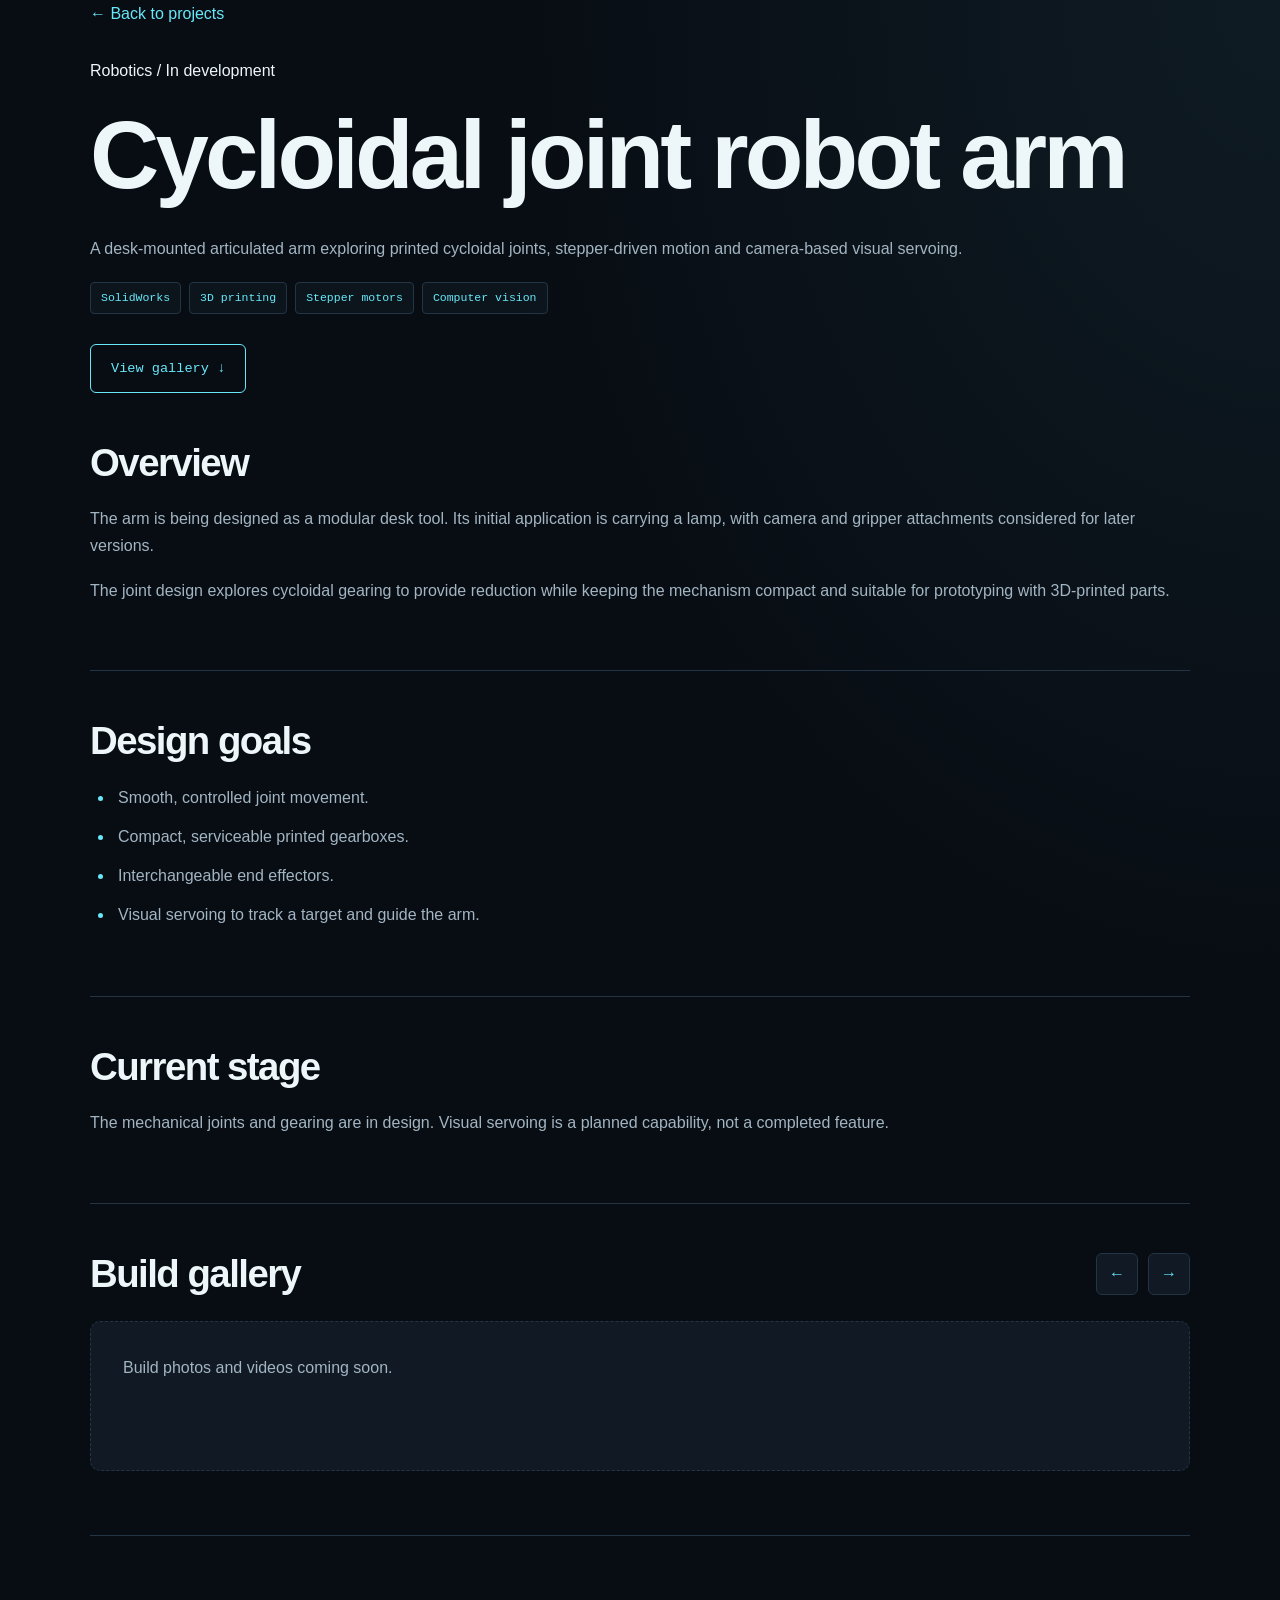
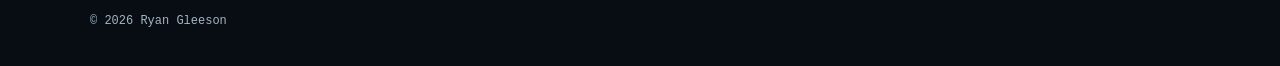
<file: projects/robot-arm.html>
<!DOCTYPE html>
<html lang="en">
<head>
  <meta charset="UTF-8">
  <meta name="viewport" content="width=device-width, initial-scale=1.0">
  <title>Cycloidal Joint Robot Arm | Ryan Gleeson</title>
  <link rel="stylesheet" href="../style.css">
</head>

<body>
  <header class="site-header">
    <div class="container">
      <a class="back-link" href="../index.html#projects">
        ← Back to projects
      </a>
    </div>
  </header>

  <main class="container project-page">
    <div class="label">Robotics / In development</div>
    <h1>Cycloidal joint robot arm</h1>

    <p class="project-intro">
      A desk-mounted articulated arm exploring printed cycloidal joints,
      stepper-driven motion and camera-based visual servoing.
    </p>

    <div class="tags">
      <span class="tag">SolidWorks</span>
      <span class="tag">3D printing</span>
      <span class="tag">Stepper motors</span>
      <span class="tag">Computer vision</span>
    </div>

    <!-- ==================== GALLERY SHORTCUT ==================== -->
    <div class="hero-actions">
      <a class="button" href="#project-gallery">
        View gallery ↓
      </a>
    </div>

    <section>
      <h2>Overview</h2>
      <p>
        The arm is being designed as a modular desk tool. Its initial
        application is carrying a lamp, with camera and gripper attachments
        considered for later versions.
      </p>
      <p>
        The joint design explores cycloidal gearing to provide reduction
        while keeping the mechanism compact and suitable for prototyping
        with 3D-printed parts.
      </p>
    </section>

    <section>
      <h2>Design goals</h2>
      <ul>
        <li>Smooth, controlled joint movement.</li>
        <li>Compact, serviceable printed gearboxes.</li>
        <li>Interchangeable end effectors.</li>
        <li>Visual servoing to track a target and guide the arm.</li>
      </ul>
    </section>

    <section>
      <h2>Current stage</h2>
      <p>
        The mechanical joints and gearing are in design. Visual servoing
        is a planned capability, not a completed feature.
      </p>
    </section>

    <section id="project-gallery">
    <div class="gallery-heading">
        <h2>Build gallery</h2>

        <div class="gallery-controls">
        <button
            type="button"
            aria-label="Scroll gallery left"
            onclick="document.getElementById('project-gallery').scrollBy({
            left: -500,
            behavior: 'smooth'
            })"
        >
            ←
        </button>

        <button
            type="button"
            aria-label="Scroll gallery right"
            onclick="document.getElementById('project-gallery').scrollBy({
            left: 500,
            behavior: 'smooth'
            })"
        >
            →
        </button>
        </div>
    </div>

    <div class="gallery-track" id="project-gallery">
        <div class="gallery-empty">
        Build photos and videos coming soon.
        </div>

        <!--
        PHOTO EXAMPLE:

        <figure class="gallery-item">
        <img
            src="../images/atlas/control-panel.jpg"
            alt="Project Atlas control interface on the secondary display"
            loading="lazy"
        >
        <figcaption>Raspberry Pi control interface</figcaption>
        </figure>
        -->

        <!--
        VIDEO EXAMPLE:

        <figure class="gallery-item">
        <video controls preload="metadata">
            <source
            src="../videos/atlas/screen-lift.mp4"
            type="video/mp4"
            >
            Your browser does not support this video.
        </video>
        <figcaption>Motorised screen lift demonstration</figcaption>
        </figure>
        -->
    </div>
    </section>

  </main>

  <footer class="site-footer">
    <div class="container">© 2026 Ryan Gleeson</div>
  </footer>
</body>
</html>
</file>
<file: style.css>
/* ==================== COLOURS AND DEFAULTS ==================== */

:root {
  --bg: #080c13;
  --surface: #101924;
  --border: #233545;
  --text: #edf6f8;
  --muted: #a2b5c2;
  --accent: #67e8f9;
  --cyan: #67e8f9;
  --green: #c5ff75;
}

* {
  box-sizing: border-box;
}

html {
  scroll-behavior: smooth;
  scroll-padding-top: 30px;
}

body {
  margin: 0;
  min-height: 100vh;
  background:
    radial-gradient(
      ellipse at top right,
      rgba(103, 232, 249, 0.07),
      transparent 45%
    ),
    var(--bg);
  color: var(--text);
  font-family: "Space Grotesk", sans-serif;
  line-height: 1.7;
}

::selection {
  background: var(--accent);
  color: var(--bg);
}

img,
video {
  max-width: 100%;
}

a {
  color: var(--accent);
  text-decoration: none;
}

a:hover {
  color: var(--green);
}

a:focus-visible,
button:focus-visible {
  outline: 2px solid var(--accent);
  outline-offset: 5px;
}

button,
input,
textarea {
  font: inherit;
}

/* ==================== PAGE WIDTH ==================== */

header,
main,
footer {
  width: min(1100px, calc(100% - 48px));
  margin-inline: auto;
}

/* ==================== NAVIGATION ==================== */

nav {
  display: flex;
  align-items: center;
  justify-content: space-between;
  gap: 24px;
  min-height: 100px;
  border-bottom: 1px solid var(--border);
}

.logo {
  color: var(--text);
  font-size: 1.7rem;
  font-weight: 700;
  letter-spacing: -0.08em;
}

.logo span {
  color: var(--accent);
}

.nav-links {
  display: flex;
  flex-wrap: wrap;
  gap: 24px;
}

nav > a:not(.logo),
.nav-links a {
  font-family: "DM Mono", monospace;
  font-size: 0.85rem;
}

/* ==================== TYPOGRAPHY ==================== */

h1,
h2,
h3 {
  line-height: 1.15;
  letter-spacing: -0.04em;
}

h1 {
  margin: 16px 0 24px;
  font-size: clamp(3rem, 8vw, 6rem);
}

h2 {
  margin: 0 0 20px;
  font-size: clamp(1.7rem, 4vw, 2.4rem);
}

h3 {
  margin: 0 0 12px;
  font-size: 1.35rem;
}

p {
  margin: 0 0 18px;
}

.eyebrow {
  margin-bottom: 16px;
  color: var(--accent);
  font-family: "DM Mono", monospace;
  font-size: 0.8rem;
  letter-spacing: 0.12em;
  text-transform: uppercase;
}

.lead {
  max-width: 800px;
  color: var(--muted);
  font-size: clamp(1.1rem, 2vw, 1.3rem);
  line-height: 1.8;
}

.muted {
  color: var(--muted);
}

/* ==================== HOMEPAGE HERO ==================== */

.hero {
  padding: 100px 0 80px;
}

.hero h1 {
  max-width: 1000px;
  font-size: clamp(3.5rem, 10vw, 8rem);
  line-height: 0.95;
}

.outline {
  color: transparent;
  -webkit-text-stroke: 1px var(--accent);
}

.hero p:not(.eyebrow) {
  max-width: 720px;
  color: var(--muted);
}

.hero-actions {
  display: flex;
  flex-wrap: wrap;
  gap: 14px;
  margin-top: 30px;
}

/* ==================== BUTTONS ==================== */

.button {
  display: inline-flex;
  align-items: center;
  justify-content: center;
  gap: 10px;
  padding: 12px 20px;

  border: 1px solid var(--accent);
  border-radius: 6px;
  background: transparent;
  color: var(--accent);

  font-family: "DM Mono", monospace;
  font-size: 0.85rem;
  cursor: pointer;

  transition:
    background 0.2s ease,
    color 0.2s ease,
    transform 0.2s ease;
}

.button:hover {
  transform: translateY(-2px);
  background: var(--accent);
  color: var(--bg);
}

.button.secondary {
  border-color: var(--border);
  color: var(--text);
}

.button.secondary:hover {
  border-color: var(--accent);
  background: var(--surface);
  color: var(--accent);
}

/* ==================== CONTENT SECTIONS ==================== */

main > section {
  padding: 48px 0;
  border-bottom: 1px solid var(--border);
}

.section-heading {
  display: flex;
  align-items: baseline;
  justify-content: space-between;
  flex-wrap: wrap;
  gap: 16px;
  margin-bottom: 24px;
}

.section-heading h2 {
  margin-bottom: 0;
}

.section-heading p {
  margin-bottom: 0;
  color: var(--muted);
}

/* ==================== HOMEPAGE PROJECT LIST ==================== */

.project-list {
  display: grid;
  grid-template-columns: 1fr;
  gap: 16px;
}

.project-card {
  display: block;
  position: relative;
  padding: 28px;

  border: 1px solid var(--border);
  border-radius: 10px;
  background: var(--surface);
  color: var(--text);

  transition:
    border-color 0.2s ease,
    background 0.2s ease,
    transform 0.2s ease;
}

.project-card:hover {
  transform: translateX(5px);
  border-color: var(--accent);
  background: #14212f;
  color: var(--text);
}

.project-card h3 {
  color: var(--text);
}

.project-card p {
  max-width: 850px;
  color: var(--muted);
}

.project-card .arrow {
  position: absolute;
  top: 25px;
  right: 25px;
  color: var(--accent);
  font-size: 1.4rem;
}

/* ==================== TECHNOLOGY FLAGS ==================== */

.tags {
  display: flex;
  flex-wrap: wrap;
  gap: 8px;
  margin-top: 20px;
}

.tags span {
  display: inline-block;
  padding: 5px 10px;

  border: 1px solid var(--border);
  border-radius: 4px;
  background: rgba(103, 232, 249, 0.04);
  color: var(--accent);

  font-family: "DM Mono", monospace;
  font-size: 0.72rem;
}

/* ==================== PROJECT DETAIL PAGES ==================== */

.project-page {
  padding-top: 30px;
  padding-bottom: 40px;
}

.project-page > section:first-child {
  padding-top: 45px;
}

.project-page p,
.project-page li {
  color: var(--muted);
}

.project-page .eyebrow {
  color: var(--accent);
}

.project-page strong {
  color: var(--text);
}

.project-page ul,
.project-page ol {
  max-width: 900px;
  margin: 20px 0;
  padding-left: 24px;
}

.project-page li {
  margin-bottom: 12px;
  padding-left: 4px;
}

.project-page li::marker {
  color: var(--accent);
}

/* ==================== GENERAL SCROLLING GALLERY ==================== */

.gallery-heading {
  display: flex;
  align-items: center;
  justify-content: space-between;
  flex-wrap: wrap;
  gap: 16px;
  margin-bottom: 20px;
}

.gallery-heading h2 {
  margin-bottom: 0;
}

.gallery-controls {
  display: flex;
  gap: 10px;
}

.gallery-controls button,
.gallery-btn {
  display: inline-flex;
  align-items: center;
  justify-content: center;
  width: 42px;
  height: 42px;

  border: 1px solid var(--border);
  border-radius: 6px;
  background: var(--surface);
  color: var(--accent);
  cursor: pointer;
}

.gallery-controls button:hover,
.gallery-btn:hover {
  border-color: var(--accent);
}

.gallery-track {
  display: flex;
  gap: 20px;
  overflow-x: auto;
  margin-top: 25px;
  padding-bottom: 16px;

  scroll-snap-type: x mandatory;
  scrollbar-width: thin;
  scrollbar-color: var(--accent) var(--surface);
}

.gallery-item {
  flex: 0 0 min(600px, 90%);
  min-width: 0;
  margin: 0;

  border: 1px solid var(--border);
  border-radius: 10px;
  overflow: hidden;
  background: var(--surface);

  scroll-snap-align: start;
}

.gallery-item img,
.gallery-item video {
  display: block;
  width: 100%;
  height: 360px;
  object-fit: contain;
  background: #05090f;
}

.gallery-item figcaption,
.gallery-caption {
  padding: 16px;
  color: var(--muted);
  font-size: 0.95rem;
}

.gallery-empty {
  width: 100%;
  min-height: 150px;
  padding: 32px;

  border: 1px dashed var(--border);
  border-radius: 10px;
  background: var(--surface);
  color: var(--muted);
}

/* ==================== WARMAN PHOTO GRID ==================== */

.warman-photos {
  display: grid;
  grid-template-columns: repeat(2, minmax(0, 1fr));
  gap: 16px;
  margin-top: 25px;
}

.warman-photos figure {
  margin: 0;
  border: 1px solid var(--border);
  border-radius: 10px;
  overflow: hidden;
  background: var(--surface);
}

.warman-photos img {
  display: block;
  width: 100%;
  height: 340px;
  object-fit: contain;
  background: #05090f;
}

.warman-photos figcaption {
  padding: 12px 16px;
  color: var(--muted);
  font-size: 0.9rem;
}

/* ==================== DEMO VIDEOS ==================== */

.demo-video {
  display: block;
  width: 100%;
  max-width: 900px;
  height: auto;
  margin-top: 25px;

  border: 1px solid var(--border);
  border-radius: 10px;
  background: #05090f;
}

.video-description {
  max-width: 900px;
  margin-top: 15px;
  color: var(--muted);
  font-style: italic;
}

/* ==================== PEDOMETER IMAGE GALLERY ==================== */

.pedometer-gallery {
  display: flex;
  gap: 20px;
  overflow-x: auto;
  margin-top: 25px;
  padding-bottom: 16px;

  scroll-snap-type: x mandatory;
  scrollbar-width: thin;
  scrollbar-color: var(--accent) var(--surface);
}

.pedometer-gallery figure {
  flex: 0 0 min(420px, 85%);
  min-width: 0;
  margin: 0;

  border: 1px solid var(--border);
  border-radius: 12px;
  overflow: hidden;
  background: var(--surface);

  scroll-snap-align: start;
}

.pedometer-gallery img {
  display: block;
  width: 100%;
  height: 360px;
  padding: 12px;

  object-fit: contain;
  background: #05090f;
}

.pedometer-gallery figcaption {
  padding: 18px;
  color: var(--muted);
  font-size: 0.95rem;
  line-height: 1.6;
}

.pedometer-gallery figcaption strong {
  display: block;
  margin-bottom: 8px;
  color: var(--text);
  font-size: 1rem;
}

.pedometer-gallery:focus-visible,
.gallery-track:focus-visible {
  outline: 2px solid var(--accent);
  outline-offset: 5px;
}

/* ==================== GALLERY SCROLLBARS ==================== */

.pedometer-gallery::-webkit-scrollbar,
.gallery-track::-webkit-scrollbar {
  height: 8px;
}

.pedometer-gallery::-webkit-scrollbar-track,
.gallery-track::-webkit-scrollbar-track {
  background: var(--surface);
  border-radius: 10px;
}

.pedometer-gallery::-webkit-scrollbar-thumb,
.gallery-track::-webkit-scrollbar-thumb {
  background: var(--accent);
  border-radius: 10px;
}

/* ==================== CODE BLOCKS ==================== */

pre {
  overflow-x: auto;
  padding: 20px;

  border: 1px solid var(--border);
  border-radius: 8px;
  background: #05090f;
}

code {
  font-family: "DM Mono", monospace;
  font-size: 0.85em;
}

:not(pre) > code {
  padding: 2px 6px;
  border-radius: 4px;
  background: var(--surface);
  color: var(--accent);
}

/* ==================== FOOTER ==================== */

footer {
  padding: 35px 0;
  color: var(--muted);
  font-family: "DM Mono", monospace;
  font-size: 0.75rem;
}

footer p {
  margin: 0;
}

/* ==================== MOBILE LAYOUT ==================== */

@media (max-width: 650px) {
  header,
  main,
  footer {
    width: calc(100% - 32px);
  }

  nav {
    min-height: 80px;
    gap: 16px;
  }

  nav > a:not(.logo),
  .nav-links a {
    font-size: 0.75rem;
  }

  .nav-links {
    gap: 12px;
  }

  .hero {
    padding: 65px 0 50px;
  }

  main > section {
    padding: 35px 0;
  }

  .project-card {
    padding: 22px;
  }

  .project-card:hover {
    transform: translateY(-2px);
  }

  .project-card h3 {
    padding-right: 25px;
  }

  .project-card .arrow {
    top: 20px;
    right: 18px;
  }

  .warman-photos {
    grid-template-columns: 1fr;
  }

  .warman-photos img {
    height: auto;
    max-height: 430px;
  }

  .pedometer-gallery img,
  .gallery-item img,
  .gallery-item video {
    height: 280px;
  }

  .gallery-empty {
    padding: 24px;
  }
}

/* ==================== REDUCED MOTION ==================== */

@media (prefers-reduced-motion: reduce) {
  html {
    scroll-behavior: auto;
  }

  *,
  *::before,
  *::after {
    animation: none !important;
    transition: none !important;
  }
}
</file>
